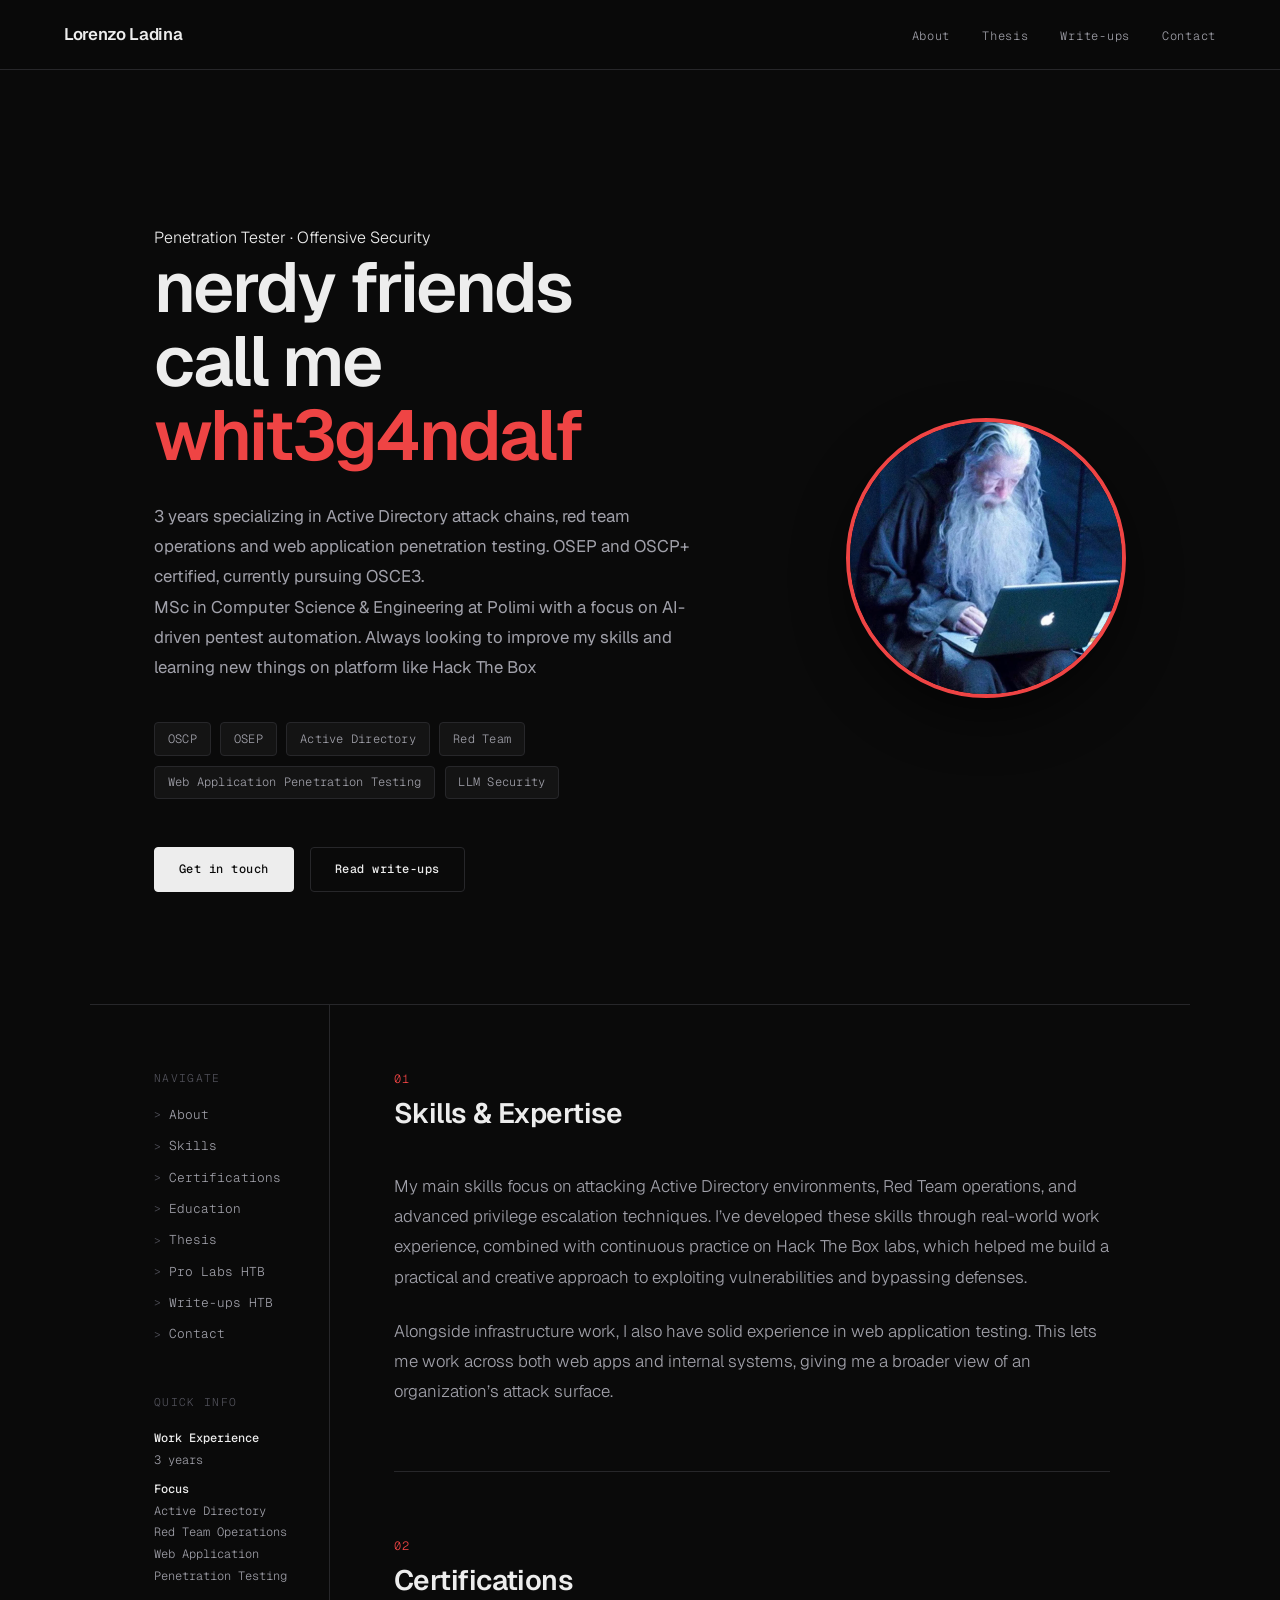
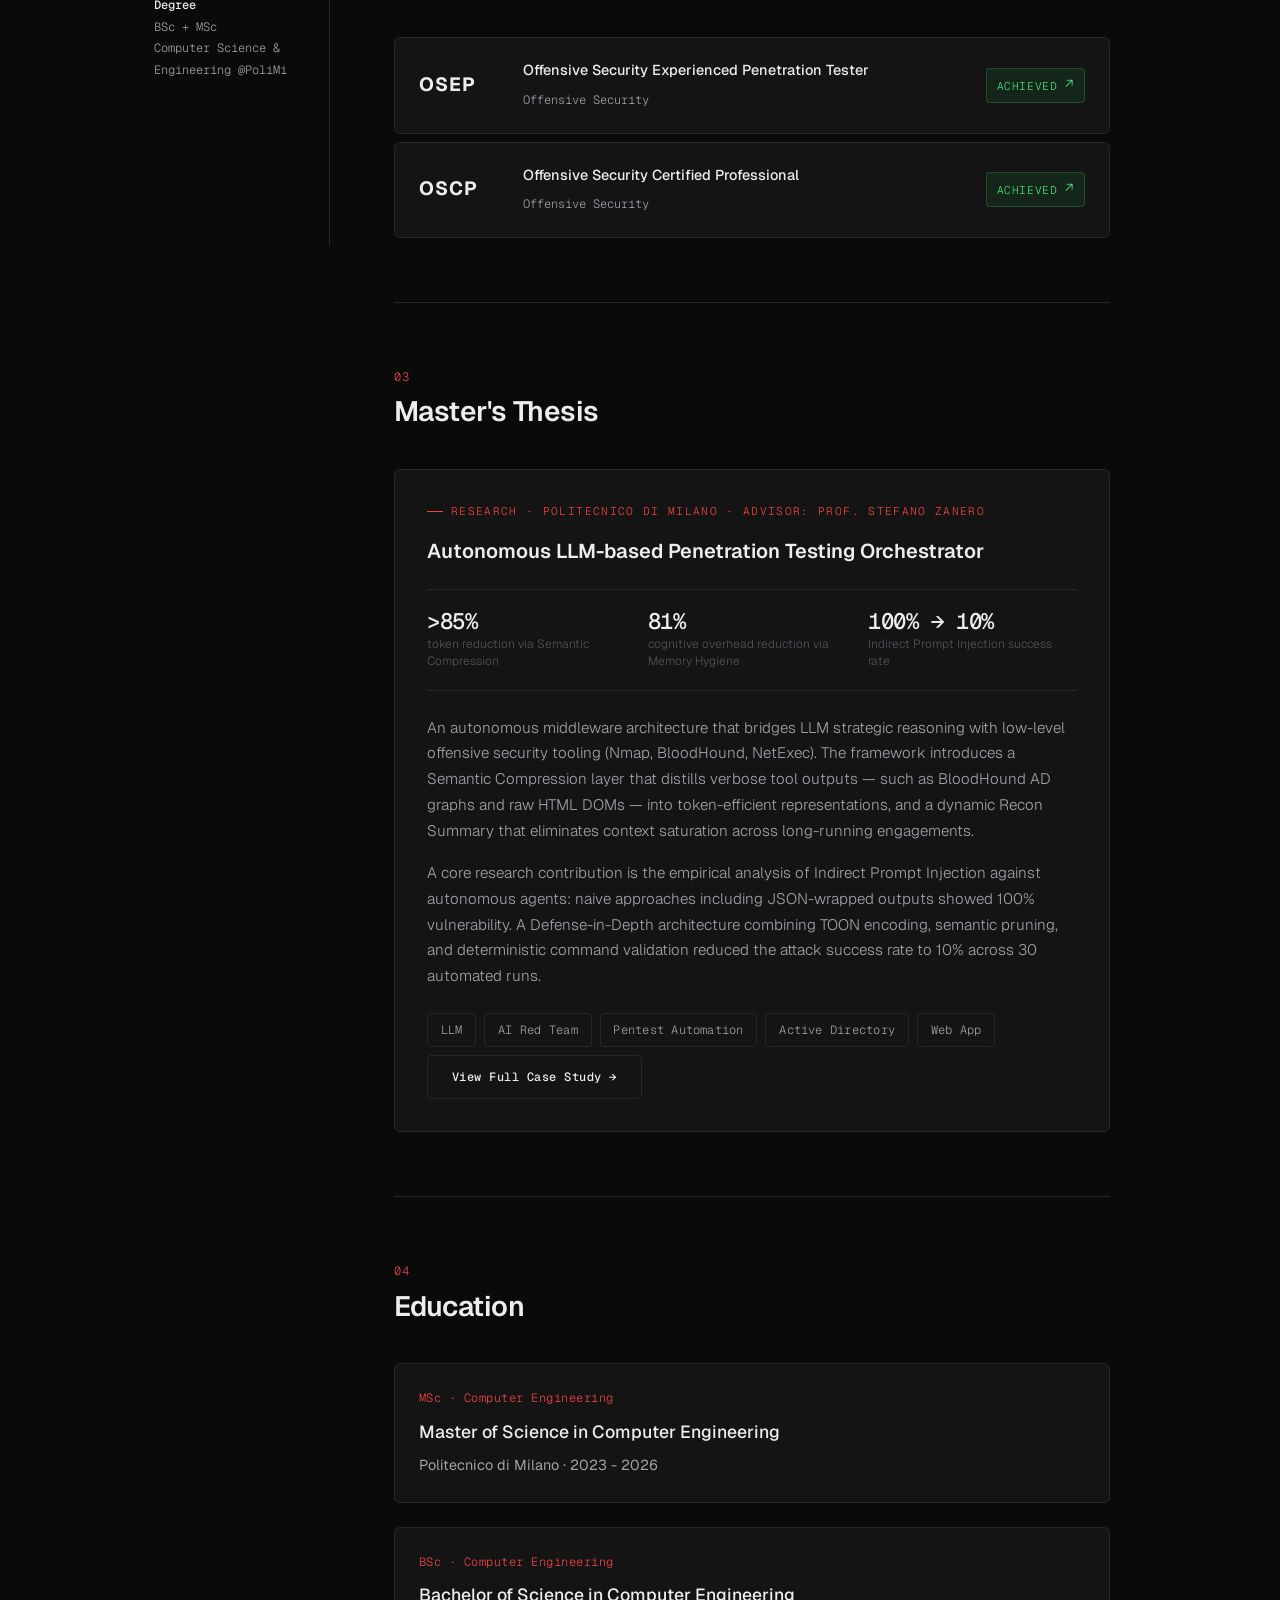
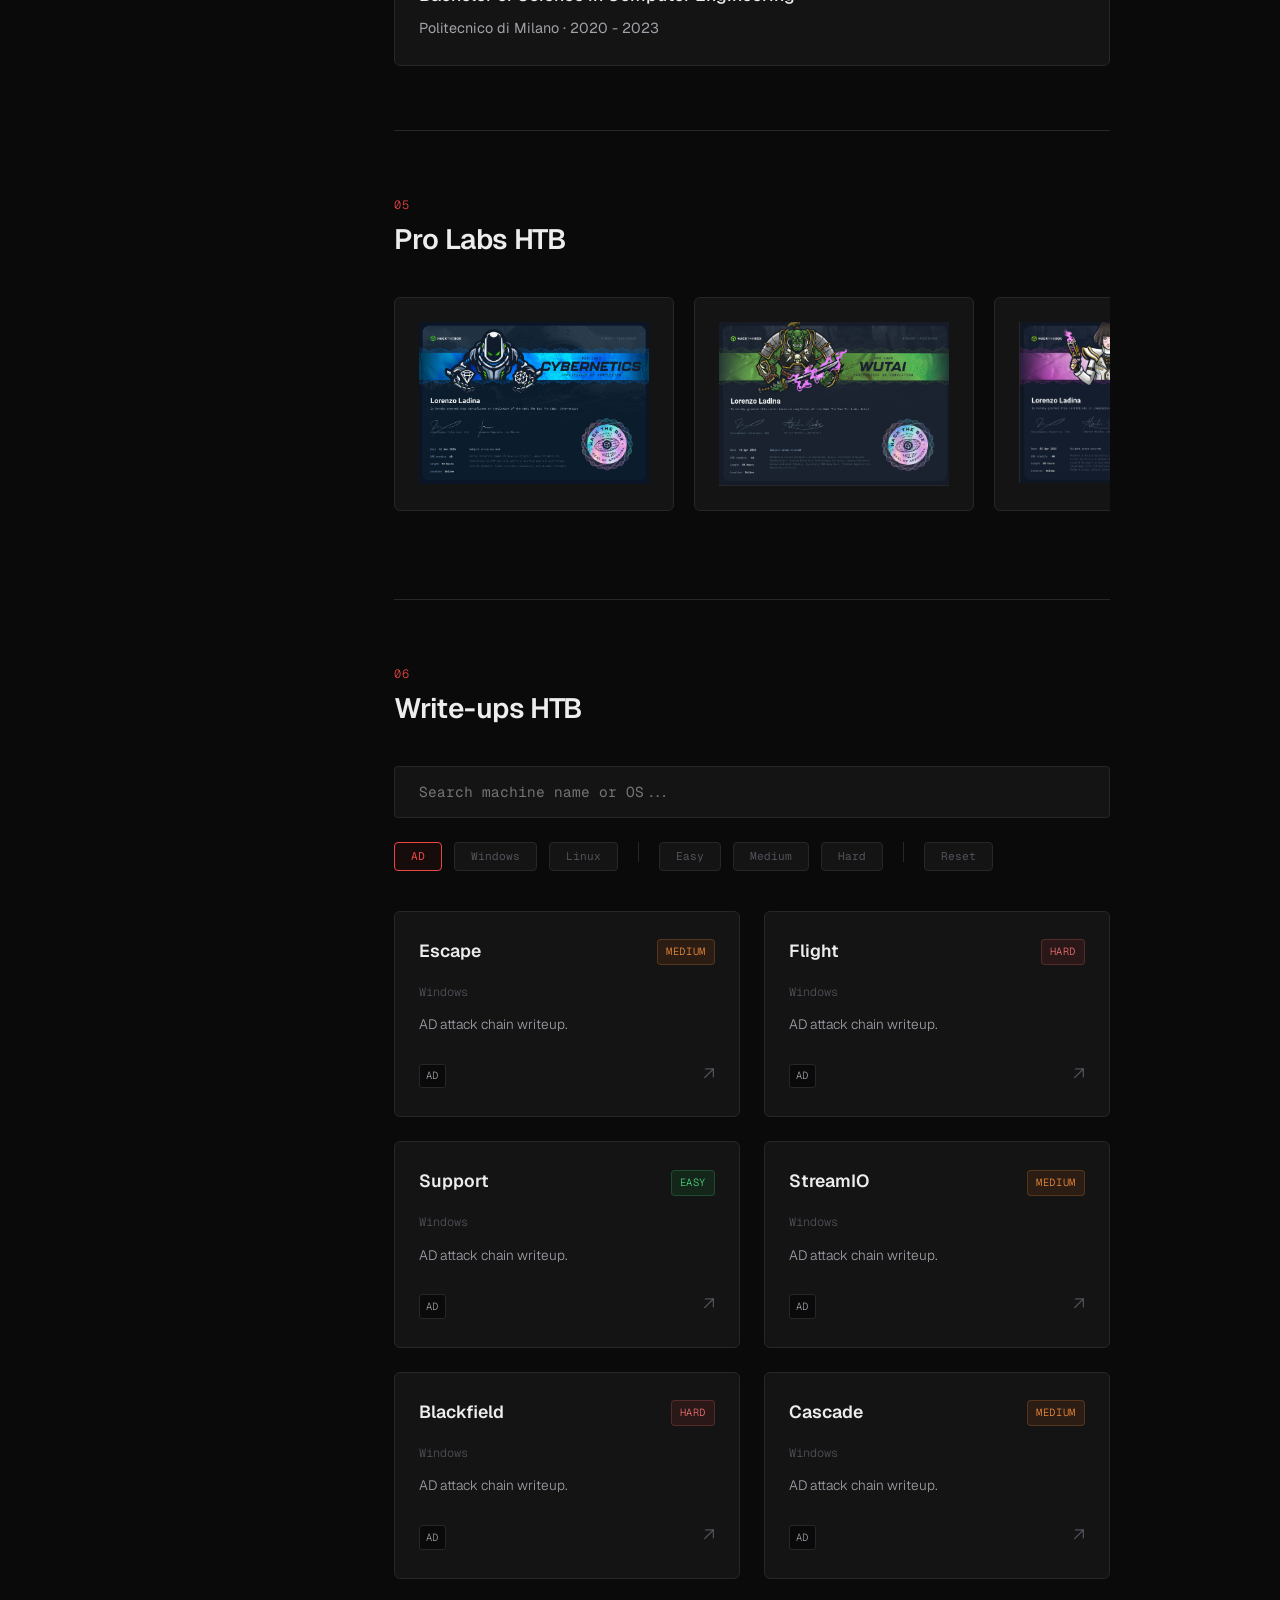
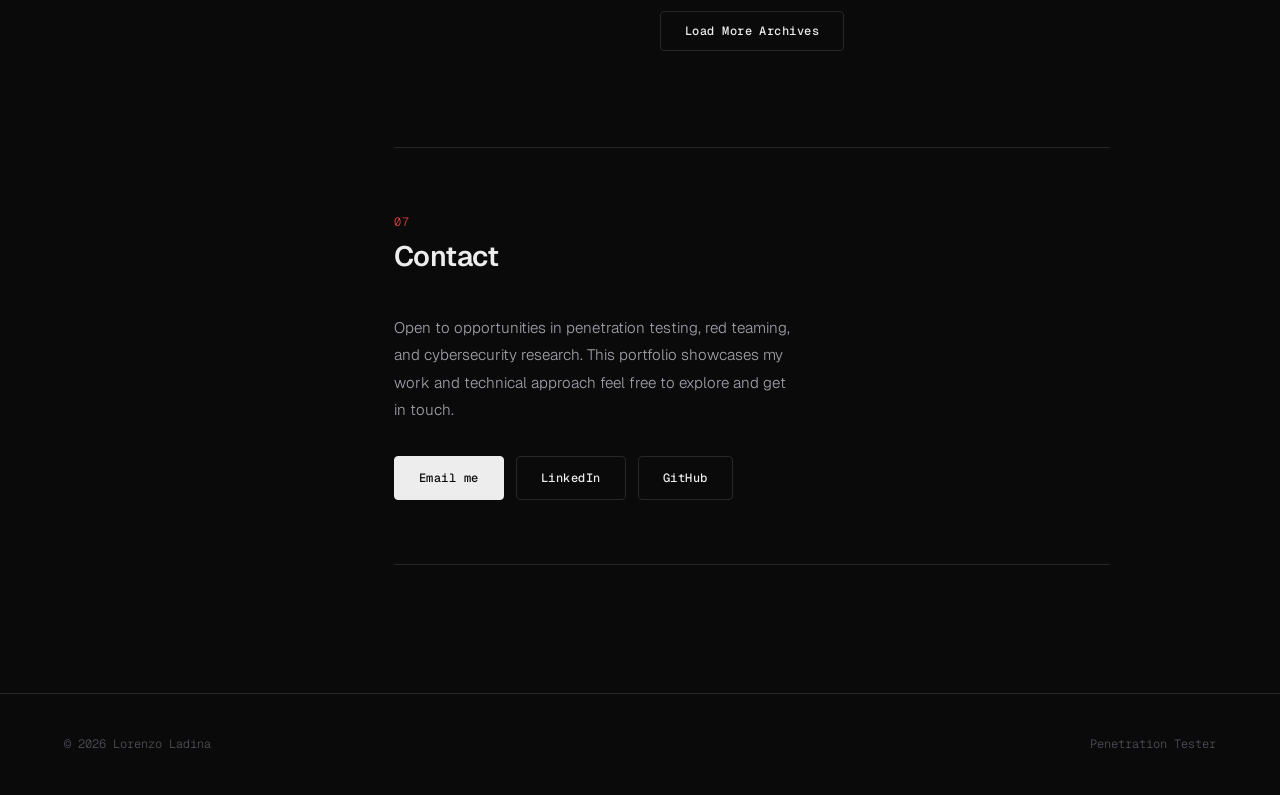
<file: index.html>
<!DOCTYPE html>
<html lang="en">
<head>
  <meta charset="UTF-8" />
  <meta name="viewport" content="width=device-width, initial-scale=1.0" />
  <title>Lorenzo Ladina - Portfolio</title>
  <link rel="preconnect" href="https://fonts.googleapis.com" />
  <link rel="preconnect" href="https://fonts.gstatic.com" crossorigin />
  <link href="https://fonts.googleapis.com/css2?family=Geist+Mono:wght@300;400;500;600&family=Geist:wght@300;400;500;600;700&display=swap" rel="stylesheet" />
  <link rel="stylesheet" href="styles.css" />
</head>
<body>

  <nav>
    <div class="nav-name">Lorenzo Ladina</div>
    <ul class="nav-links">
      <li><a href="#about">About</a></li>
      <li><a href="#thesis">Thesis</a></li>
      <li><a href="#writeups">Write-ups</a></li>
      <li><a href="#contact">Contact</a></li>
    </ul>
  </nav>

  <div class="hero fade">
    
    <div class="hero-content">
      <div class="hero-eyebrow">Penetration Tester · Offensive Security</div>
      <h1>nerdy friends<br>call me<br><em>whit3g4ndalf</em></h1>
      <p class="hero-bio">
      3 years specializing in Active Directory attack chains, red team operations and web application penetration testing. OSEP and OSCP+ certified, currently pursuing OSCE3. <br> MSc in Computer Science & Engineering at Polimi with a focus on AI-driven pentest automation.  Always looking to improve my skills and learning new things on platform like Hack The Box
      </p>
      <div class="hero-pills">
        <span class="pill">OSCP</span>
        <span class="pill">OSEP</span>
        <span class="pill">Active Directory</span>
        <span class="pill">Red Team</span>
        <span class="pill">Web Application Penetration Testing</span>
        <span class="pill">LLM Security</span>
      </div>
      <div class="hero-links">
        <a href="#contact" class="btn">Get in touch</a>
        <a href="#writeups" class="btn btn-ghost">Read write-ups</a>
      </div>
    </div>

    <div class="hero-profile-pic-wrapper">
      <img src="img/ian-mckellen-gandalf-takes-a-break-on-his-macbook-pro.webp" alt="Your Profile" class="hero-profile-pic">
    </div>

  </div>
  
  <div class="main-grid" id="about">

    <aside class="sidebar">
      <div class="sidebar-section">
        <div class="sidebar-label">Navigate</div>
        <ul class="sidebar-nav">
          <li><a href="#about">About</a></li>
          <li><a href="#skills">Skills</a></li>
          <li><a href="#certs">Certifications</a></li>
          <li><a href="#education">Education</a></li>
          <li><a href="#thesis">Thesis</a></li>
          <li><a href="#prolabs">Pro Labs HTB</a></li>
          <li><a href="#writeups">Write-ups HTB</a></li>
          <li><a href="#contact">Contact</a></li>
        </ul>
      </div>
      <div class="sidebar-section">
        <div class="sidebar-label">Quick info</div>
        <div class="sidebar-meta">
          <strong>Work Experience</strong>
          <span>3 years</span>
          
          <strong>Focus</strong>
          <span>Active Directory</span>
          <span>Red Team Operations</span>
          <span>Web Application Penetration Testing</span>
          
          <strong>Degree</strong>
          <span>BSc + MSc</span>
          <span>Computer Science & Engineering @PoliMi</span>
        </div>
      </div>
    </aside>

    <div class="content">

      <section class="sec fade" id="skills">
        <div class="sec-header">
          <div class="sec-num">01</div>
          <h2 class="sec-title">Skills & Expertise</h2>
        </div>
        <div class="skills-text-block">
          <p>
            My main skills focus on attacking Active Directory environments, Red Team operations, and advanced privilege escalation techniques. I’ve developed these skills through real-world work experience, combined with continuous practice on Hack The Box labs, which helped me build a practical and creative approach to exploiting vulnerabilities and bypassing defenses.
          </p>
          <p>
            Alongside infrastructure work, I also have solid experience in web application testing. This lets me work across both web apps and internal systems, giving me a broader view of an organization’s attack surface.
          </p>
        </div>
      </section>

      <section class="sec fade" id="certs">
        <div class="sec-header">
          <div class="sec-num">02</div>
          <h2 class="sec-title">Certifications</h2>
        </div>
        <div class="certs-list">
          
          <a href="https://credentials.offsec.com/73bf08bb-b79d-48d7-af07-73e6d858afff#acc.IiadJOjU" class="cert-row">
            <div class="cert-code">OSEP</div>
            <div class="cert-info">
              <strong>Offensive Security Experienced Penetration Tester</strong>
              <span>Offensive Security</span>
            </div>
            <div class="cert-status done">Achieved <span style="font-size:0.9rem">↗</span></div>
          </a>
          <a href="https://credentials.offsec.com/cffac9f0-c813-4eba-a490-5c57ed9e7aa4" target="_blank" class="cert-row">
          <div class="cert-code">OSCP</div>
          <div class="cert-info">
            <strong>Offensive Security Certified Professional</strong>
            <span>Offensive Security</span>
          </div>
          <div class="cert-status done">Achieved <span style="font-size:0.9rem">↗</span></div>
        </a>
        </div>
      </section>

      <section class="sec fade" id="thesis">
        <div class="sec-header">
          <div class="sec-num">03</div>
          <h2 class="sec-title">Master's Thesis</h2>
        </div>
        <a href="thesis/thesis.html" class="thesis-card-link">
          <div class="thesis-card">
            <div class="thesis-label">Research &middot; Politecnico di Milano &middot; Advisor: Prof. Stefano Zanero</div>
            <h3>Autonomous LLM-based Penetration Testing Orchestrator</h3>

            <div class="thesis-metrics">
              <div class="thesis-metric">
                <span class="thesis-metric-value">&gt;85%</span>
                <span class="thesis-metric-label">token reduction via Semantic Compression</span>
              </div>
              <div class="thesis-metric">
                <span class="thesis-metric-value">81%</span>
                <span class="thesis-metric-label">cognitive overhead reduction via Memory Hygiene</span>
              </div>
              <div class="thesis-metric">
                <span class="thesis-metric-value">100% &rarr; 10%</span>
                <span class="thesis-metric-label">Indirect Prompt Injection success rate</span>
              </div>
            </div>

            <p>
              An autonomous middleware architecture that bridges LLM strategic reasoning with low-level offensive security tooling (Nmap, BloodHound, NetExec). The framework introduces a Semantic Compression layer that distills verbose tool outputs &mdash; such as BloodHound AD graphs and raw HTML DOMs &mdash; into token-efficient representations, and a dynamic Recon Summary that eliminates context saturation across long-running engagements.
            </p>
            <p>
              A core research contribution is the empirical analysis of Indirect Prompt Injection against autonomous agents: naive approaches including JSON-wrapped outputs showed 100% vulnerability. A Defense-in-Depth architecture combining TOON encoding, semantic pruning, and deterministic command validation reduced the attack success rate to 10% across 30 automated runs.
            </p>
            
            <div class="thesis-tags">
              <span class="pill">LLM</span>
              <span class="pill">AI Red Team</span>
              <span class="pill">Pentest Automation</span>
              <span class="pill">Active Directory</span>
              <span class="pill">Web App</span><br>
              <span class="btn btn-ghost">View Full Case Study →</span>
            </div>
          </div>
        </a>
      </section>

      <section class="sec fade" id="education">
        <div class="sec-header">
          <div class="sec-num">04</div>
          <h2 class="sec-title">Education</h2>
        </div>
        <div class="edu-list">
          <div class="edu-item">
            <div class="edu-meta">MSc · Computer Engineering</div>
            <h3>Master of Science in Computer Engineering</h3>
            <div class="edu-school">Politecnico di Milano · 2023 - 2026</div>
          </div>
          <div class="edu-item">
            <div class="edu-meta">BSc · Computer Engineering</div>
            <h3>Bachelor of Science in Computer Engineering</h3>
            <div class="edu-school">Politecnico di Milano · 2020 - 2023</div>
          </div>
        </div>
      </section>

      <section class="sec fade" id="prolabs">
        <div class="sec-header">
          <div class="sec-num">05</div>
          <h2 class="sec-title">Pro Labs HTB</h2>
        </div>
        
        <div class="pro-labs-grid">

          <div class="pro-lab-card" onclick="openModal(this)">
            <img src="img/cybernetics.png" alt="Cybernetics Pro Lab" class="pro-lab-logo" />
          </div>

          <div class="pro-lab-card" onclick="openModal(this)">
            <img src="img/wutai.png" alt="Wutai Pro Lab" class="pro-lab-logo" />
          </div>

          <div class="pro-lab-card" onclick="openModal(this)">
            <img src="img/shinra.png" alt="Shinra Pro Lab" class="pro-lab-logo" />
          </div>
          
          <div class="pro-lab-card" onclick="openModal(this)">
            <img src="img/ifrit.png" alt="Ifrit Pro Lab" class="pro-lab-logo" />
          </div>
          
          <div class="pro-lab-card" onclick="openModal(this)">
            <img src="img/offshore.png" alt="Offshore Pro Lab" class="pro-lab-logo" />
          </div>

          <div class="pro-lab-card" onclick="openModal(this)">
            <img src="img/rastalabs.png" alt="RastaLabs Pro Lab" class="pro-lab-logo" />
          </div>
          
          <div class="pro-lab-card" onclick="openModal(this)">
            <img src="img/zephyr.png" alt="Zephyr Pro Lab" class="pro-lab-logo" />
          </div>

          <div class="pro-lab-card" onclick="openModal(this)">
            <img src="img/dante.png" alt="Dante Pro Lab" class="pro-lab-logo" />
          </div>


        </div>
      </section>

      <section class="sec fade" id="writeups">
        <div class="sec-header">
          <div class="sec-num">06</div>
          <h2 class="sec-title">Write-ups HTB</h2>
        </div>

        <div class="wu-controls">
          <input type="text" id="wuSearch" class="wu-search" placeholder="Search machine name or OS...">
          
          <div class="wu-filters">
            <button class="filter-btn" onclick="toggleFilter('AD', 'os')">AD</button>
            <button class="filter-btn" onclick="toggleFilter('Windows', 'os')">Windows</button>
            <button class="filter-btn" onclick="toggleFilter('Linux', 'os')">Linux</button>
            
            <span style="border-left: 1px solid var(--border); margin: 0 0.5rem; height: 20px;"></span>
            
            <button class="filter-btn" onclick="toggleFilter('Easy', 'diff')">Easy</button>
            <button class="filter-btn" onclick="toggleFilter('Medium', 'diff')">Medium</button>
            <button class="filter-btn" onclick="toggleFilter('Hard', 'diff')">Hard</button>
            
            <span style="border-left: 1px solid var(--border); margin: 0 0.5rem; height: 20px;"></span>
            
            <button class="filter-btn" onclick="activeFilters.diff=null; activeFilters.os=null; updateFilterButtons(); renderWriteups();">Reset</button>
          </div>
        </div>
        
        <div class="writeups-grid" id="wuContainer"></div>
        <button id="loadMoreBtn" class="btn btn-ghost" style="margin: 2rem auto; display: none; align-items: center; gap: 0.5rem;" 
            onclick="renderWriteups(document.querySelector('.filter-btn.active').innerText, document.getElementById('wuSearch').value, true)">
            Load More Archives
        </button>
      </section>

      <section class="sec fade" id="contact">
        <div class="sec-header">
          <div class="sec-num">07</div>
          <h2 class="sec-title">Contact</h2>
        </div>
        <div class="contact-line">
          <p>
           Open to opportunities in penetration testing, red teaming, and cybersecurity research. This portfolio showcases my work and technical approach feel free to explore and get in touch.
          </p>
          <div style="display:flex; gap:0.75rem; flex-wrap:wrap;">
            <a href="mailto:lorenzoladina2001@gmail.com" class="btn">Email me</a>
            <a href="https://www.linkedin.com/in/lorenzo-ladina-85b204288/" target="_blank" class="btn btn-ghost">LinkedIn</a>
            <a href="https://github.com/LorenzoLadina" target="_blank" class="btn btn-ghost">GitHub</a>
          </div>
        </div>
      </section>

    <div id="imageModal" class="modal">
      <span class="close-modal">&times;</span>
      <img class="modal-content" id="imgFull">
      <div id="caption"></div>
    </div>

    </div></div><footer>
    <span>© 2026 Lorenzo Ladina</span>
    <span>Penetration Tester</span>
  </footer>

  <script src="writeups.js" defer></script>
  <script>
      document.addEventListener('DOMContentLoaded', () => {
         
          if (typeof activeFilters !== "undefined") {
              activeFilters.os = 'AD';
              updateFilterButtons();
              renderWriteups();
          }

          
          const searchInput = document.getElementById('wuSearch');
          if (searchInput) {
              searchInput.addEventListener('input', () => {
                  renderWriteups(); // La funzione ora legge internamente searchInput.value
              });
          }

          
          const fader = new IntersectionObserver(entries => {
              entries.forEach(e => { 
                  if (e.isIntersecting) e.target.classList.add('in'); 
              });
          }, { threshold: 0.08 });

          document.querySelectorAll('.fade').forEach(el => fader.observe(el));
      });
  </script>

  <script>
    const modal = document.getElementById("imageModal");
    const modalImg = document.getElementById("imgFull");
    const captionText = document.getElementById("caption");

    function openModal(element) {
      const img = element.querySelector('img');
      modal.style.display = "block";
      modalImg.src = img.src;
      captionText.innerHTML = img.alt;
    }

    // Chiudi cliccando sulla X
    document.querySelector(".close-modal").onclick = function() {
      modal.style.display = "none";
    }

    // Chiudi cliccando fuori dall'immagine
    window.onclick = function(event) {
      if (event.target == modal) {
        modal.style.display = "none";
      }
    }
  </script>
</body>
</html>
</file>
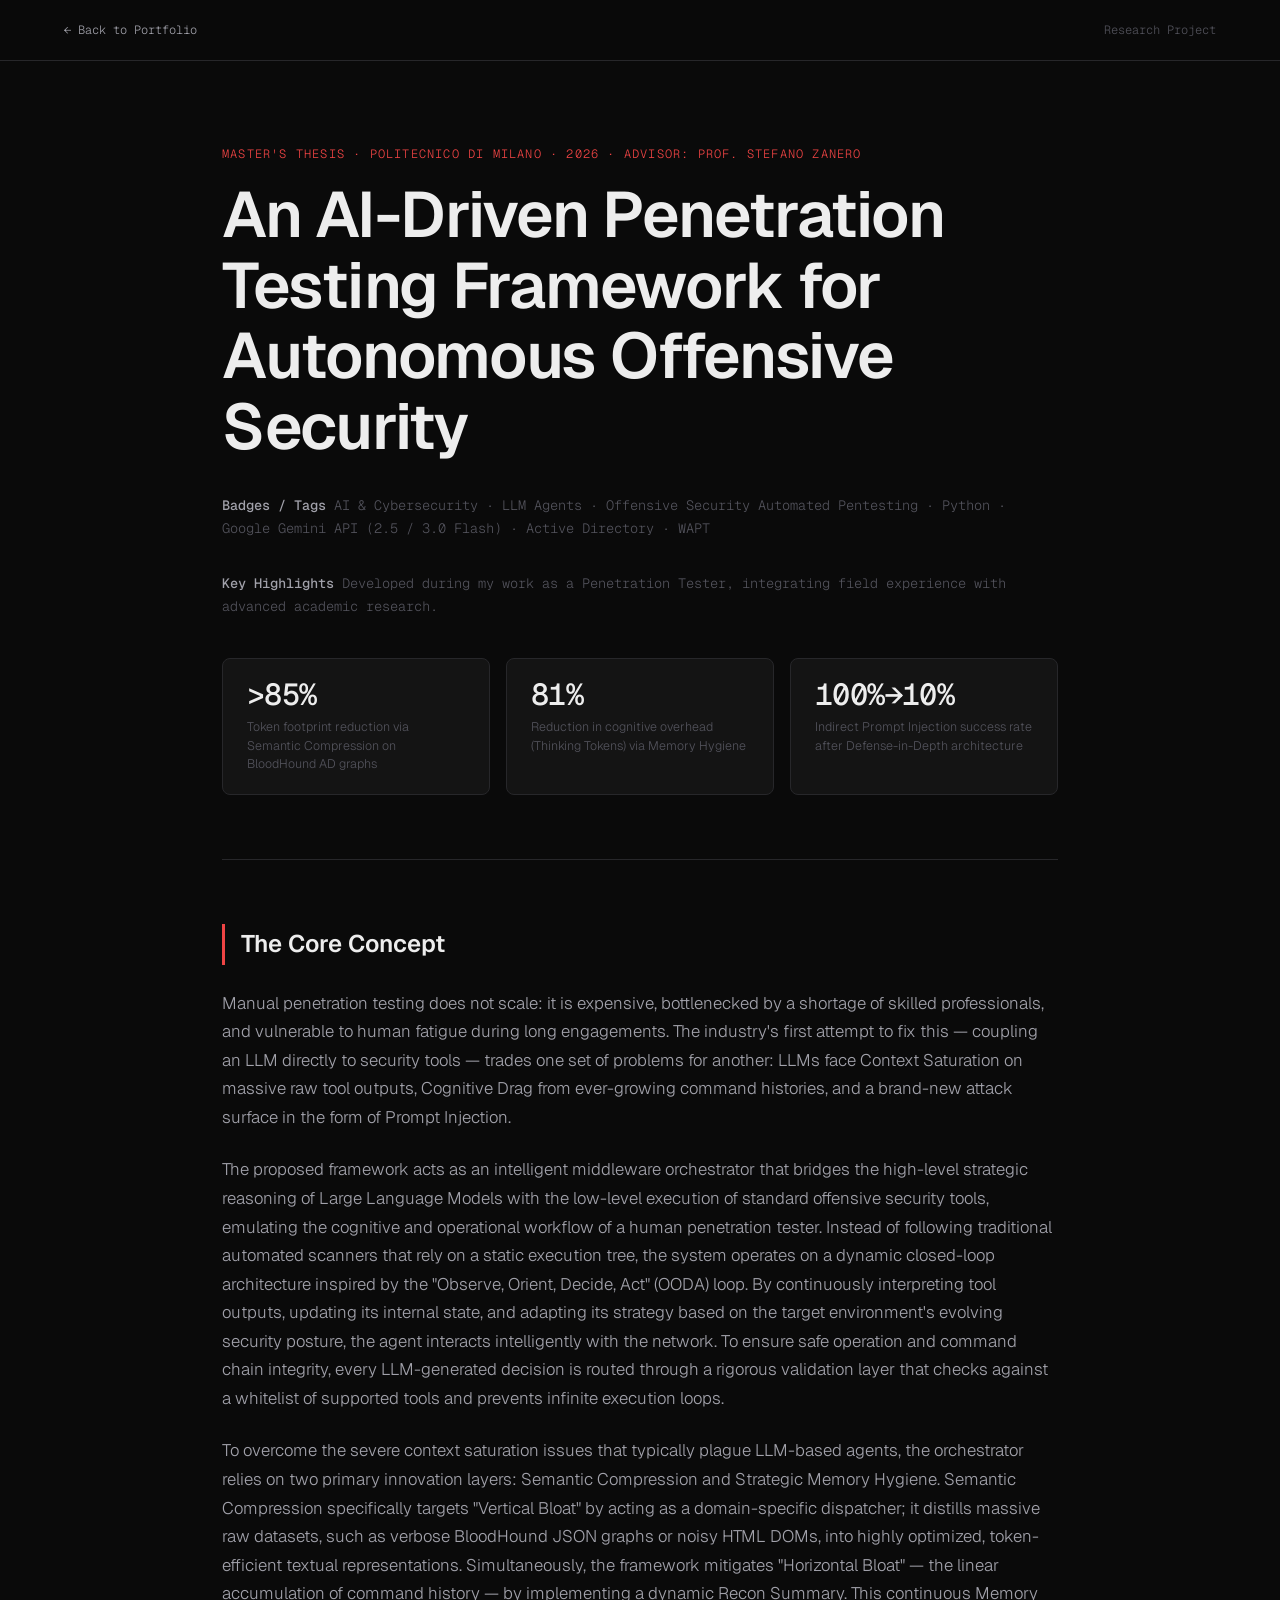
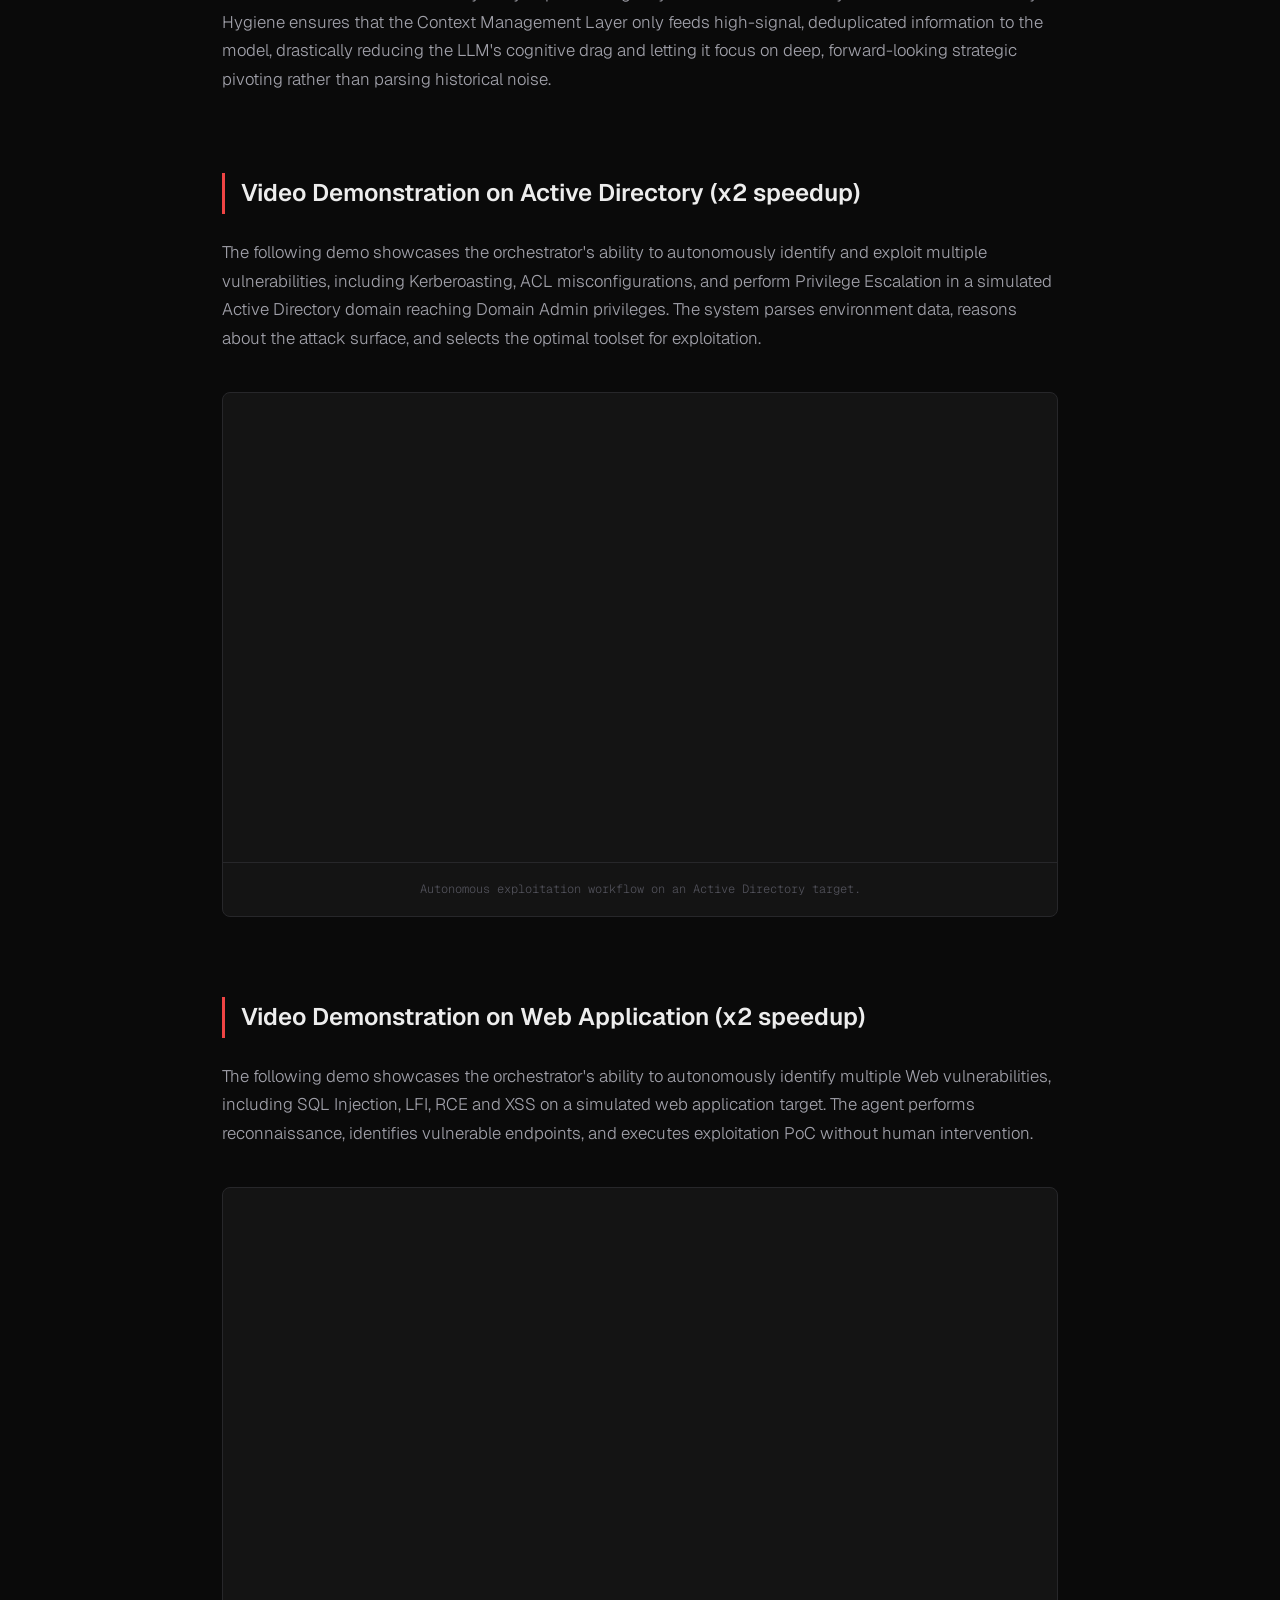
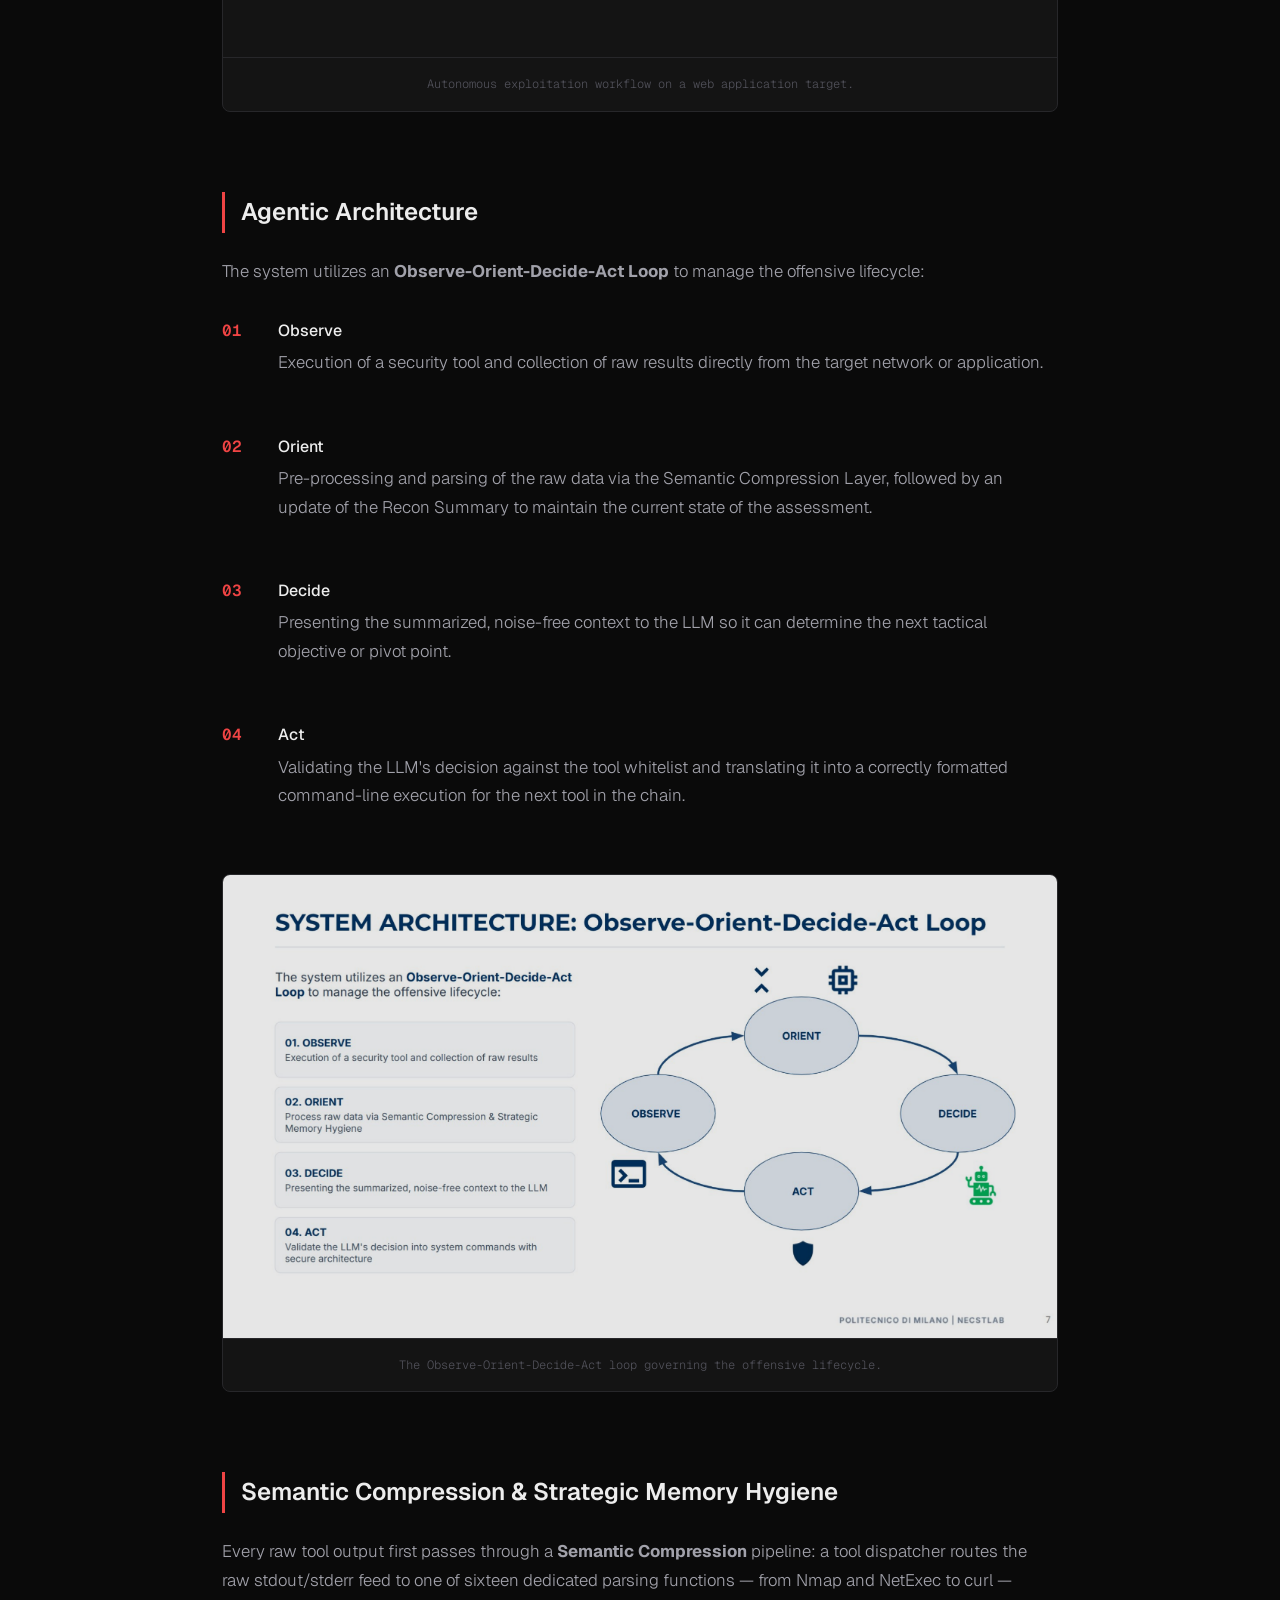
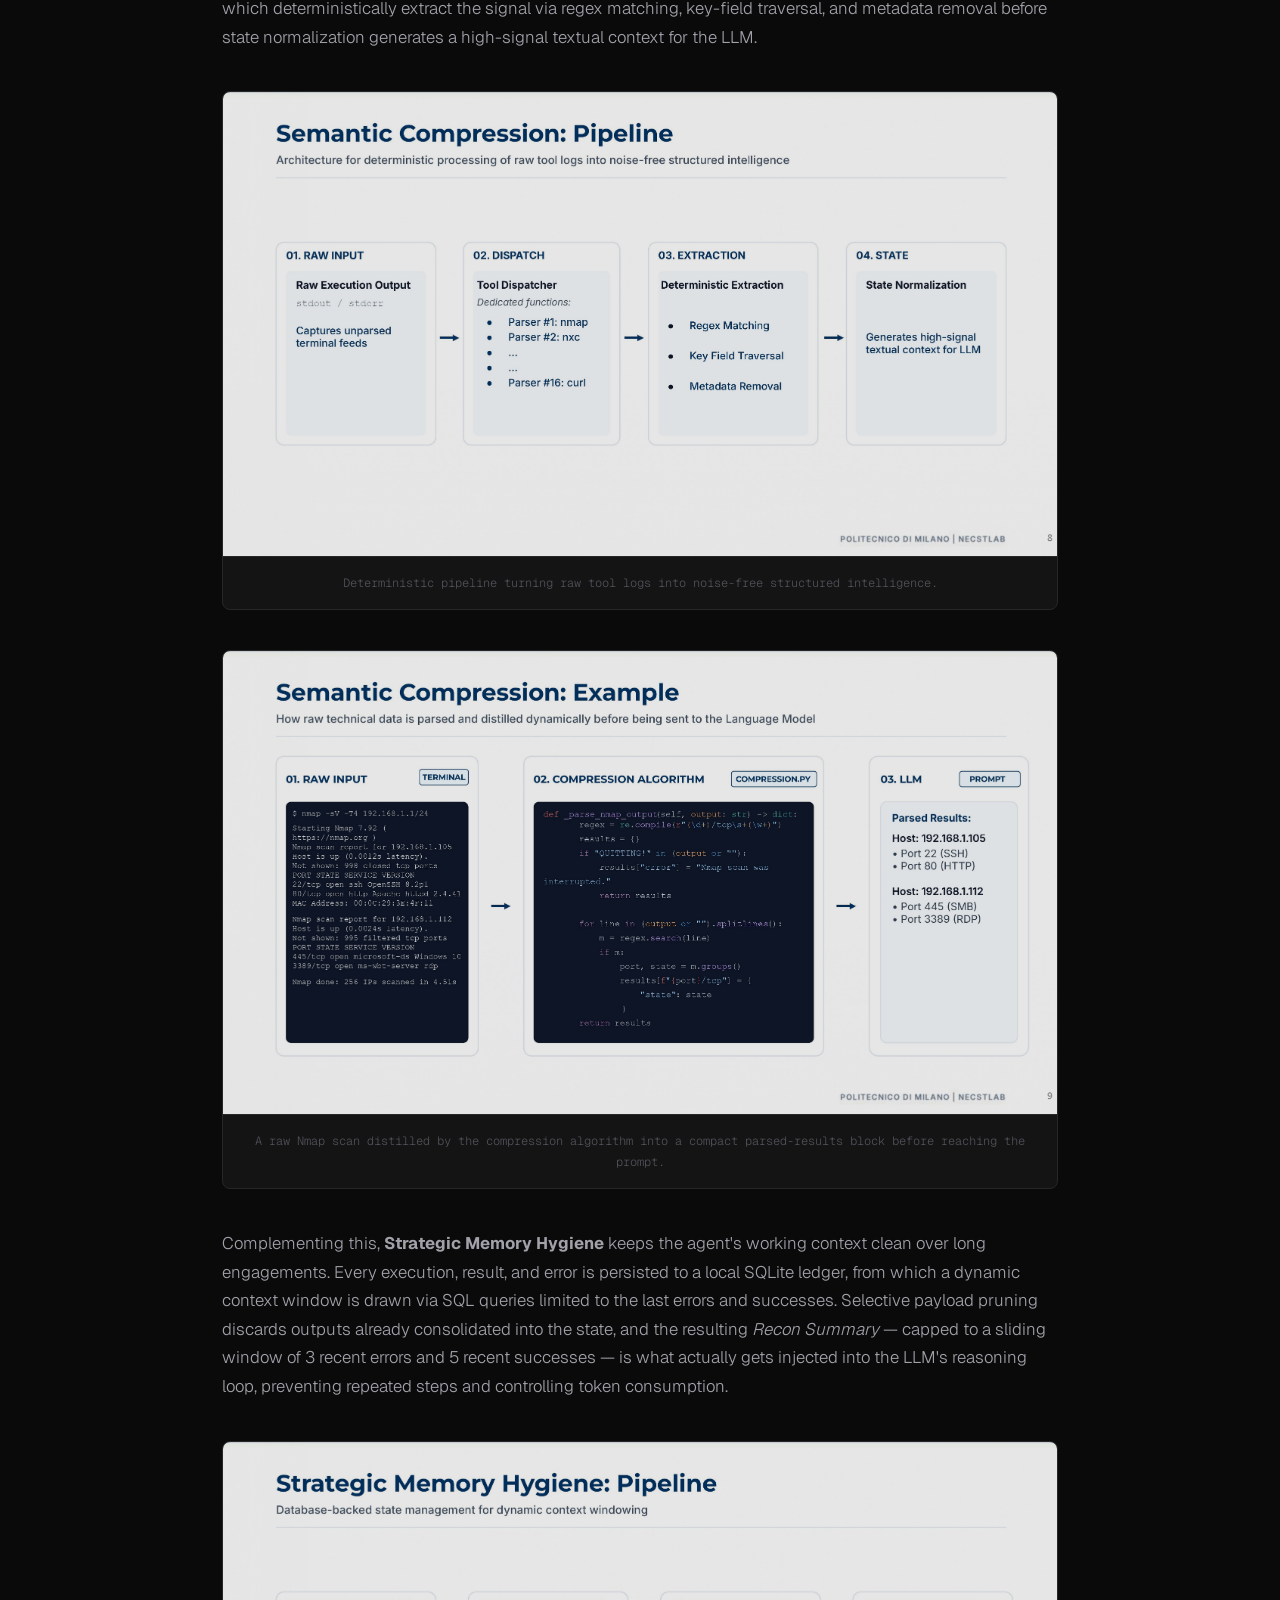
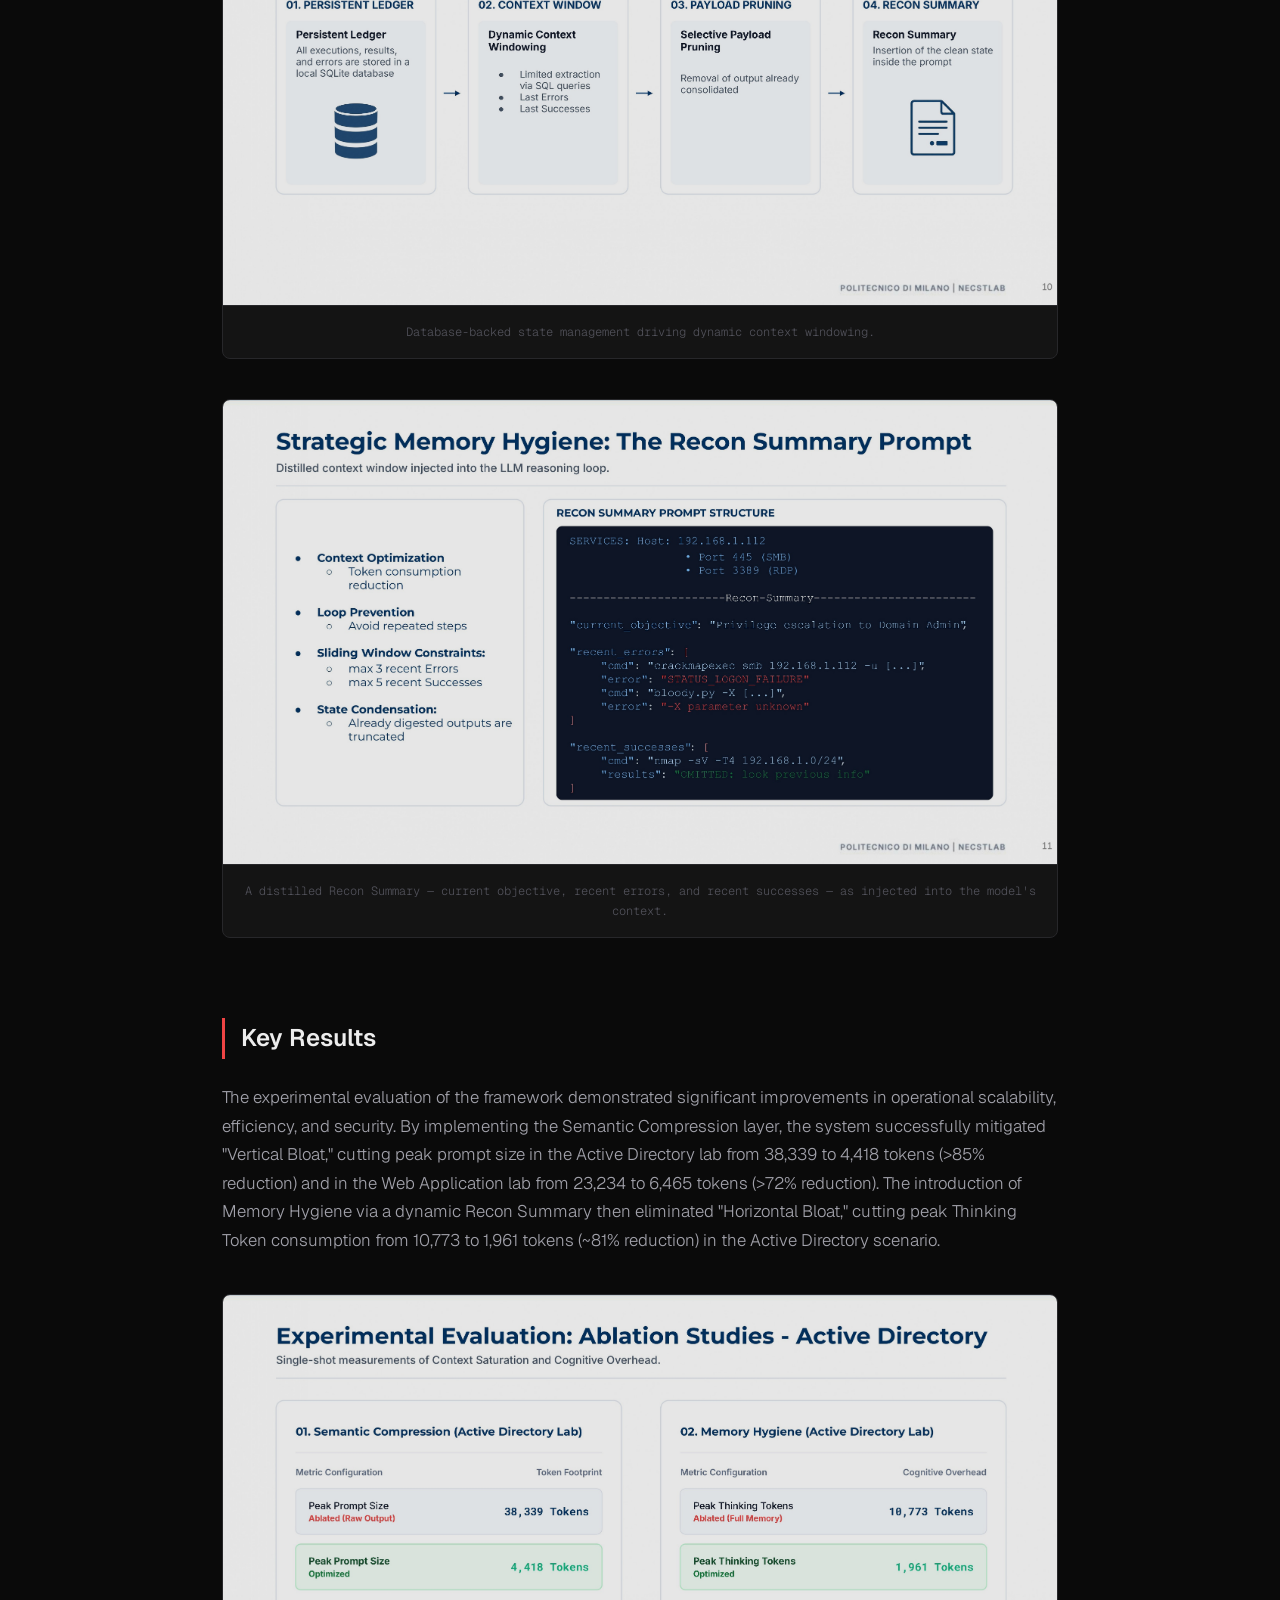
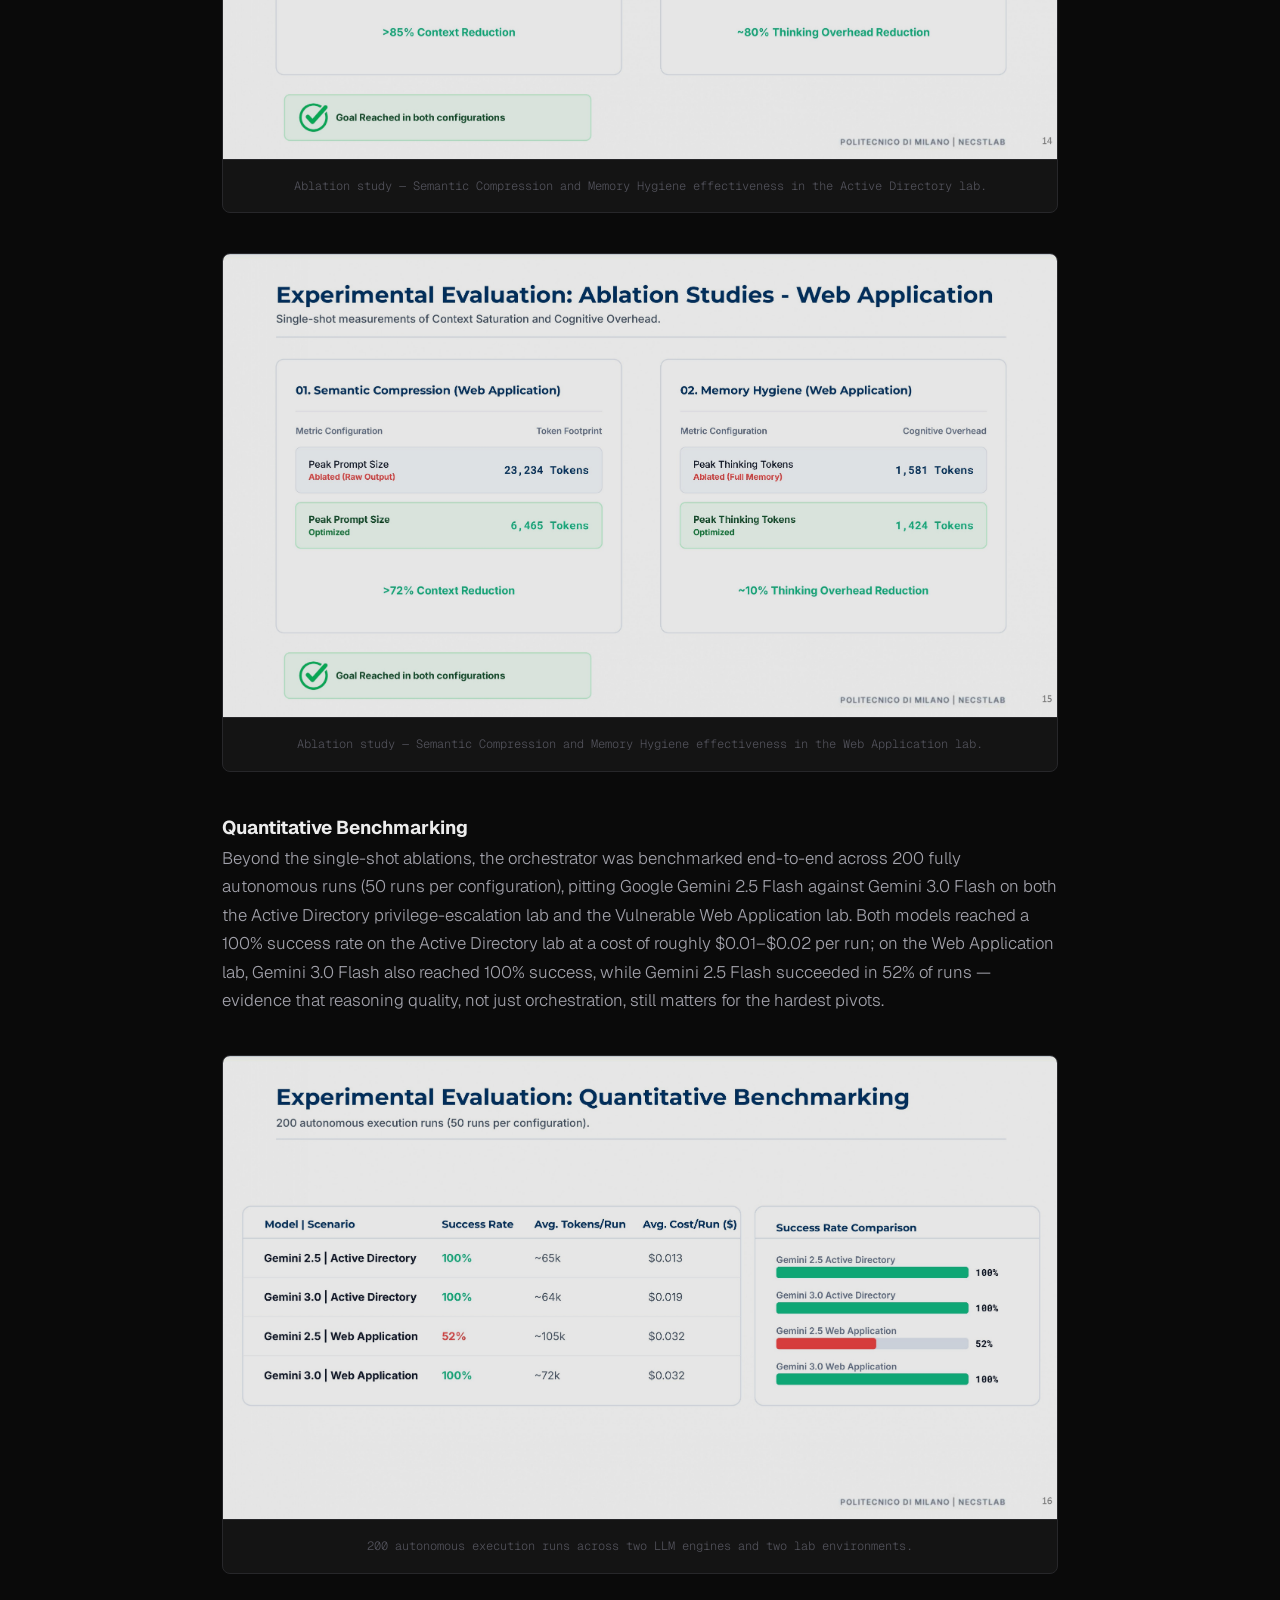
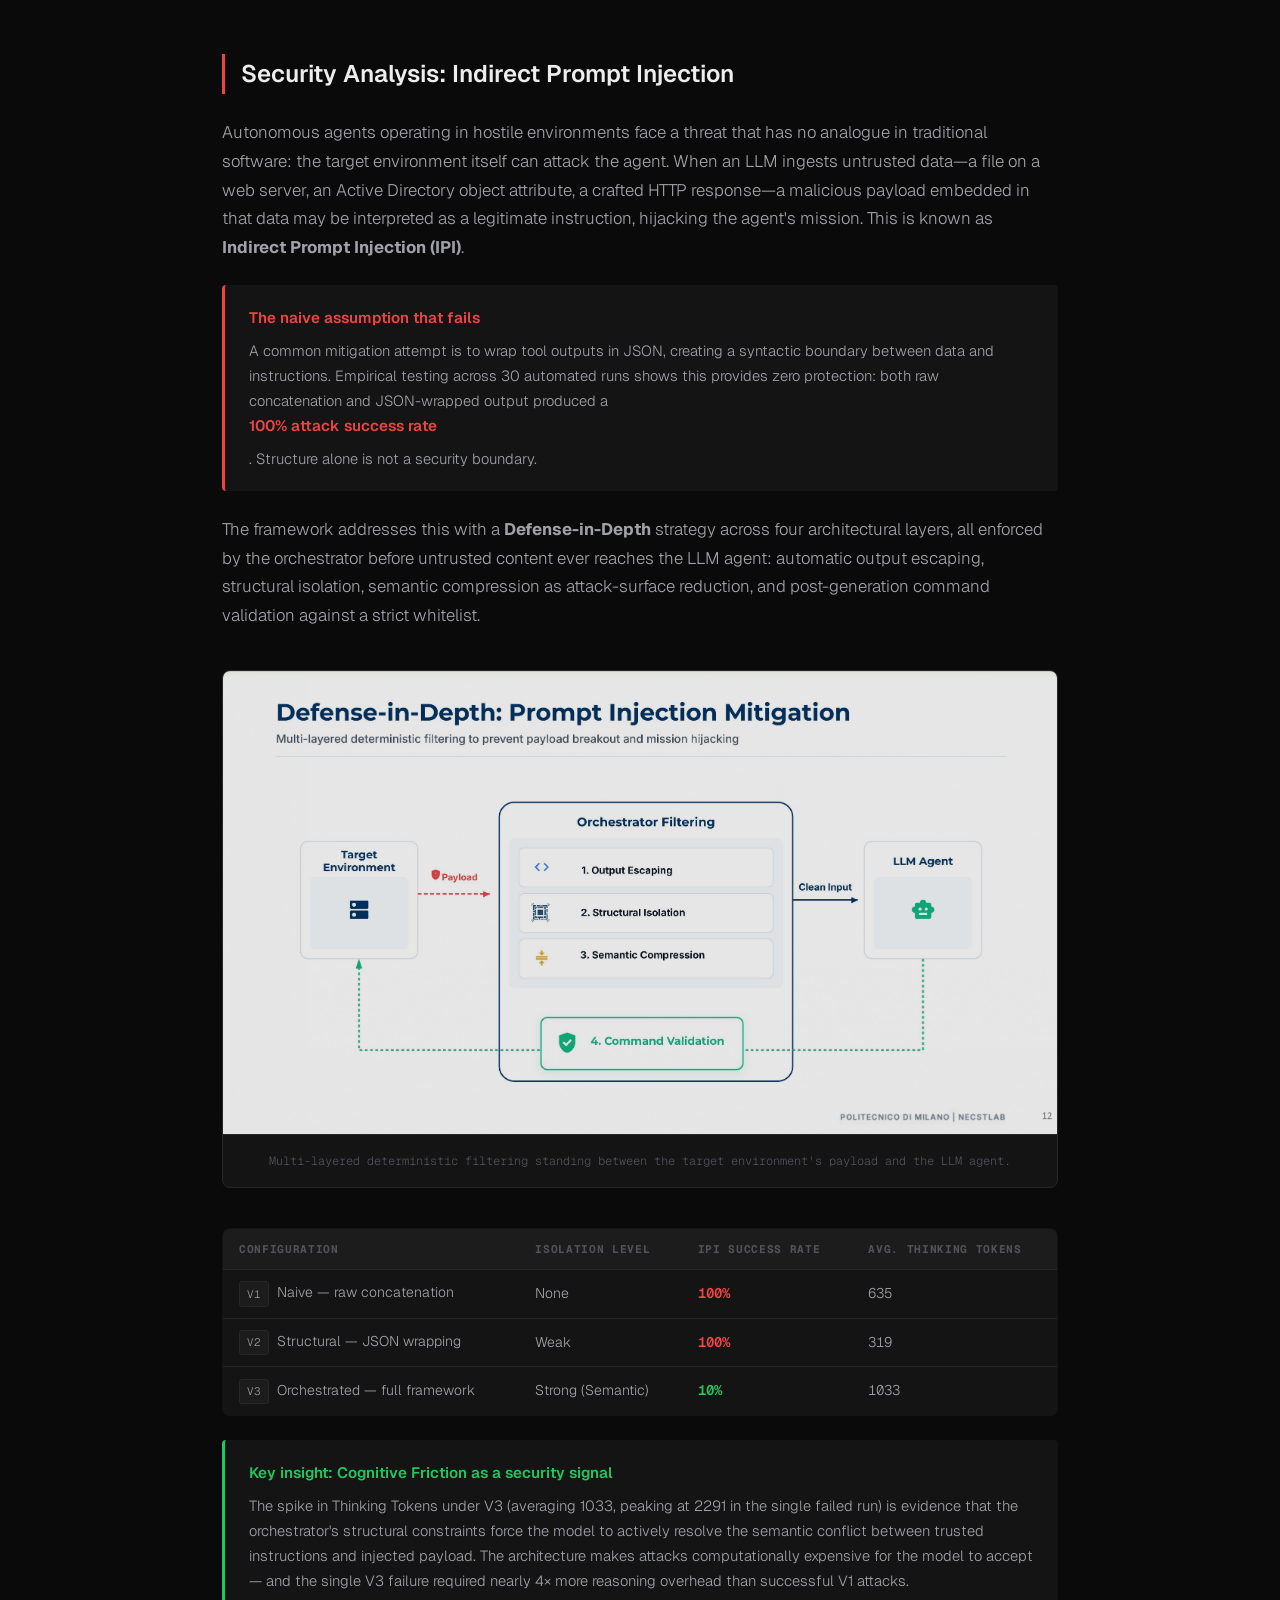
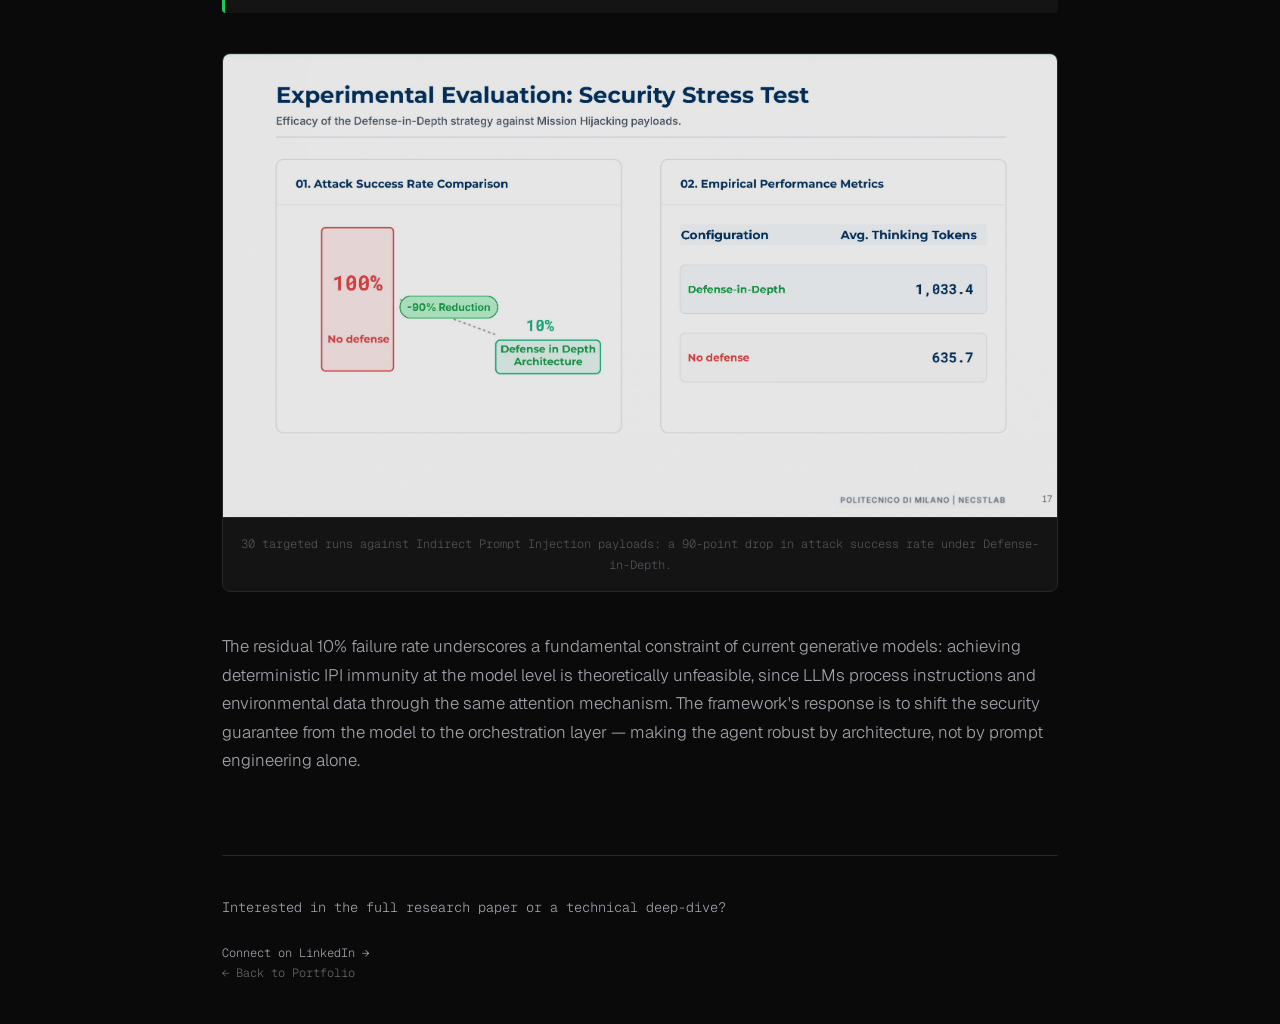
<file: thesis/thesis.html>
<!DOCTYPE html>
<html lang="en">
<head>
  <meta charset="UTF-8" />
  <meta name="viewport" content="width=device-width, initial-scale=1.0" />
  <title>Thesis Case Study — Autonomous LLM Pentest Orchestrator</title>
  <link rel="preconnect" href="https://fonts.googleapis.com" />
  <link rel="preconnect" href="https://fonts.gstatic.com" crossorigin />
  <link href="https://fonts.googleapis.com/css2?family=Geist+Mono:wght@300;400;500&family=Geist:wght@300;400;500;600;700&display=swap" rel="stylesheet" />
  <link rel="stylesheet" href="thesis_style.css" />
</head>
<body>

  <nav>
    <a href="../index.html" class="back-link">← Back to Portfolio</a>
    <div style="font-family: var(--mono); font-size: 0.75rem; color: var(--muted);">Research Project</div>
  </nav>

  <main class="container">
    <header class="hero">
      <span class="label">Master's Thesis · Politecnico di Milano · 2026 · Advisor: Prof. Stefano Zanero</span>
      <h1>An AI-Driven Penetration Testing Framework for Autonomous Offensive Security</h1>
      <div class="meta">
        <span><strong>Badges / Tags</strong> AI & Cybersecurity · LLM Agents ·  Offensive Security Automated Pentesting · Python · Google Gemini API (2.5 / 3.0 Flash) · Active Directory · WAPT</span>
        <span><strong>Key Highlights</strong> Developed during my work as a Penetration Tester, integrating field experience with advanced academic research.</span>
      </div>

      <!-- Key metrics — visible immediately on load -->
      <div class="stats-grid">
        <div class="stat-card">
          <div class="stat-value">&gt;85%</div>
          <div class="stat-label">Token footprint reduction via Semantic Compression on BloodHound AD graphs</div>
        </div>
        <div class="stat-card">
          <div class="stat-value">81%</div>
          <div class="stat-label">Reduction in cognitive overhead (Thinking Tokens) via Memory Hygiene</div>
        </div>
        <div class="stat-card">
          <div class="stat-value">100%→10%</div>
          <div class="stat-label">Indirect Prompt Injection success rate after Defense-in-Depth architecture</div>
        </div>
      </div>
    </header>

    <section id="concept">
      <h2>The Core Concept</h2>
      <p>
        Manual penetration testing does not scale: it is expensive, bottlenecked by a shortage of skilled professionals, and vulnerable to human fatigue during long engagements. The industry's first attempt to fix this — coupling an LLM directly to security tools — trades one set of problems for another: LLMs face Context Saturation on massive raw tool outputs, Cognitive Drag from ever-growing command histories, and a brand-new attack surface in the form of Prompt Injection.
      </p>
      <p>
        The proposed framework acts as an intelligent middleware orchestrator that bridges the high-level strategic reasoning of Large Language Models with the low-level execution of standard offensive security tools, emulating the cognitive and operational workflow of a human penetration tester. Instead of following traditional automated scanners that rely on a static execution tree, the system operates on a dynamic closed-loop architecture inspired by the "Observe, Orient, Decide, Act" (OODA) loop. By continuously interpreting tool outputs, updating its internal state, and adapting its strategy based on the target environment's evolving security posture, the agent interacts intelligently with the network. To ensure safe operation and command chain integrity, every LLM-generated decision is routed through a rigorous validation layer that checks against a whitelist of supported tools and prevents infinite execution loops.
      </p>
      <p>
        To overcome the severe context saturation issues that typically plague LLM-based agents, the orchestrator relies on two primary innovation layers: Semantic Compression and Strategic Memory Hygiene. Semantic Compression specifically targets "Vertical Bloat" by acting as a domain-specific dispatcher; it distills massive raw datasets, such as verbose BloodHound JSON graphs or noisy HTML DOMs, into highly optimized, token-efficient textual representations. Simultaneously, the framework mitigates "Horizontal Bloat" — the linear accumulation of command history — by implementing a dynamic Recon Summary. This continuous Memory Hygiene ensures that the Context Management Layer only feeds high-signal, deduplicated information to the model, drastically reducing the LLM's cognitive drag and letting it focus on deep, forward-looking strategic pivoting rather than parsing historical noise.
      </p>
    </section>

    <section id="demo-AD">
      <h2>Video Demonstration on Active Directory (x2 speedup)</h2>
      <p>
        The following demo showcases the orchestrator's ability to autonomously identify and exploit multiple vulnerabilities, including Kerberoasting, ACL misconfigurations, and perform Privilege Escalation in a simulated Active Directory domain reaching Domain Admin privileges. The system parses environment data, reasons about the attack surface, and selects the optimal toolset for exploitation.
      </p>
      <div class="media-box">
        <div class="video-container">
          <iframe
            src="https://player.vimeo.com/video/1183003839?badge=0&autopause=0&player_id=0&app_id=58479&title=0&byline=0&portrait=0"
            width="100%"
            height="450"
            frameborder="0"
            allow="autoplay; fullscreen; picture-in-picture"
            allowfullscreen>
          </iframe>
        </div>
        <div class="caption">Autonomous exploitation workflow on an Active Directory target.</div>
      </div>
    </section>

    <section id="demo-web">
      <h2>Video Demonstration on Web Application (x2 speedup)</h2>
      <p>
        The following demo showcases the orchestrator's ability to autonomously identify multiple Web vulnerabilities, including SQL Injection, LFI, RCE and XSS on a simulated web application target. The agent performs reconnaissance, identifies vulnerable endpoints, and executes exploitation PoC without human intervention.
      </p>
      <div class="media-box">
        <div class="video-container">
          <iframe
            src="https://player.vimeo.com/video/1183003863?badge=0&autopause=0&player_id=0&app_id=58479&title=0&byline=0&portrait=0"
            width="100%"
            height="450"
            frameborder="0"
            allow="autoplay; fullscreen; picture-in-picture"
            allowfullscreen>
          </iframe>
        </div>
        <div class="caption">Autonomous exploitation workflow on a web application target.</div>
      </div>
    </section>

    <section id="architecture">
      <h2>Agentic Architecture</h2>
      <p>The system utilizes an <strong>Observe-Orient-Decide-Act Loop</strong> to manage the offensive lifecycle:</p>

      <div class="steps">
        <div class="step">
          <div class="step-num">01</div>
          <div>
            <span class="step-title">Observe</span>
            <p>Execution of a security tool and collection of raw results directly from the target network or application.</p>
          </div>
        </div>
        <div class="step">
          <div class="step-num">02</div>
          <div>
            <span class="step-title">Orient</span>
            <p>Pre-processing and parsing of the raw data via the Semantic Compression Layer, followed by an update of the Recon Summary to maintain the current state of the assessment.</p>
          </div>
        </div>
        <div class="step">
          <div class="step-num">03</div>
          <div>
            <span class="step-title">Decide</span>
            <p>Presenting the summarized, noise-free context to the LLM so it can determine the next tactical objective or pivot point.</p>
          </div>
        </div>
        <div class="step">
          <div class="step-num">04</div>
          <div>
            <span class="step-title">Act</span>
            <p>Validating the LLM's decision against the tool whitelist and translating it into a correctly formatted command-line execution for the next tool in the chain.</p>
          </div>
        </div>
      </div>

      <div class="media-box">
        <img src="img/ooda-loop.png" alt="Observe-Orient-Decide-Act architecture diagram" style="width:100%; display:block; filter: brightness(0.9);">
        <div class="caption">The Observe-Orient-Decide-Act loop governing the offensive lifecycle.</div>
      </div>
    </section>

    <section id="pipeline">
      <h2>Semantic Compression &amp; Strategic Memory Hygiene</h2>
      <p>
        Every raw tool output first passes through a <strong>Semantic Compression</strong> pipeline: a tool dispatcher routes the raw stdout/stderr feed to one of sixteen dedicated parsing functions — from Nmap and NetExec to curl — which deterministically extract the signal via regex matching, key-field traversal, and metadata removal before state normalization generates a high-signal textual context for the LLM.
      </p>
      <div class="media-box">
        <img src="img/semantic-compression-pipeline.png" alt="Semantic compression pipeline diagram" style="width:100%; display:block; filter: brightness(0.9);">
        <div class="caption">Deterministic pipeline turning raw tool logs into noise-free structured intelligence.</div>
      </div>
      <div class="media-box">
        <img src="img/semantic-compression-example.png" alt="Semantic compression worked example on an Nmap scan" style="width:100%; display:block; filter: brightness(0.9);">
        <div class="caption">A raw Nmap scan distilled by the compression algorithm into a compact parsed-results block before reaching the prompt.</div>
      </div>
      <p>
        Complementing this, <strong>Strategic Memory Hygiene</strong> keeps the agent's working context clean over long engagements. Every execution, result, and error is persisted to a local SQLite ledger, from which a dynamic context window is drawn via SQL queries limited to the last errors and successes. Selective payload pruning discards outputs already consolidated into the state, and the resulting <em>Recon Summary</em> — capped to a sliding window of 3 recent errors and 5 recent successes — is what actually gets injected into the LLM's reasoning loop, preventing repeated steps and controlling token consumption.
      </p>
      <div class="media-box">
        <img src="img/memory-hygiene-pipeline.png" alt="Strategic memory hygiene pipeline diagram" style="width:100%; display:block; filter: brightness(0.9);">
        <div class="caption">Database-backed state management driving dynamic context windowing.</div>
      </div>
      <div class="media-box">
        <img src="img/recon-summary.png" alt="Example of a generated recon summary prompt" style="width:100%; display:block; filter: brightness(0.9);">
        <div class="caption">A distilled Recon Summary — current objective, recent errors, and recent successes — as injected into the model's context.</div>
      </div>
    </section>

    <section id="impact">
      <h2>Key Results</h2>
      <p>
        The experimental evaluation of the framework demonstrated significant improvements in operational scalability, efficiency, and security. By implementing the Semantic Compression layer, the system successfully mitigated "Vertical Bloat," cutting peak prompt size in the Active Directory lab from 38,339 to 4,418 tokens (&gt;85% reduction) and in the Web Application lab from 23,234 to 6,465 tokens (&gt;72% reduction). The introduction of Memory Hygiene via a dynamic Recon Summary then eliminated "Horizontal Bloat," cutting peak Thinking Token consumption from 10,773 to 1,961 tokens (~81% reduction) in the Active Directory scenario.
      </p>
      <div class="media-box">
        <img src="img/ablation-ad.png" alt="Ablation study results — Active Directory lab" style="width:100%; display:block; filter: brightness(0.9);">
        <div class="caption">Ablation study — Semantic Compression and Memory Hygiene effectiveness in the Active Directory lab.</div>
      </div>
      <div class="media-box">
        <img src="img/ablation-web.png" alt="Ablation study results — Web Application lab" style="width:100%; display:block; filter: brightness(0.9);">
        <div class="caption">Ablation study — Semantic Compression and Memory Hygiene effectiveness in the Web Application lab.</div>
      </div>

      <h3 style="margin-top: 2.5rem;">Quantitative Benchmarking</h3>
      <p>
        Beyond the single-shot ablations, the orchestrator was benchmarked end-to-end across 200 fully autonomous runs (50 runs per configuration), pitting Google Gemini 2.5 Flash against Gemini 3.0 Flash on both the Active Directory privilege-escalation lab and the Vulnerable Web Application lab. Both models reached a 100% success rate on the Active Directory lab at a cost of roughly $0.01–$0.02 per run; on the Web Application lab, Gemini 3.0 Flash also reached 100% success, while Gemini 2.5 Flash succeeded in 52% of runs — evidence that reasoning quality, not just orchestration, still matters for the hardest pivots.
      </p>
      <div class="media-box">
        <img src="img/benchmarking.png" alt="Quantitative benchmarking results table across 200 autonomous runs" style="width:100%; display:block; filter: brightness(0.9);">
        <div class="caption">200 autonomous execution runs across two LLM engines and two lab environments.</div>
      </div>
    </section>

    <!-- ── Indirect Prompt Injection section ── -->
    <section id="ipi">
      <h2>Security Analysis: Indirect Prompt Injection</h2>
      <p>
        Autonomous agents operating in hostile environments face a threat that has no analogue in traditional software: the target environment itself can attack the agent. When an LLM ingests untrusted data—a file on a web server, an Active Directory object attribute, a crafted HTTP response—a malicious payload embedded in that data may be interpreted as a legitimate instruction, hijacking the agent's mission. This is known as <strong>Indirect Prompt Injection (IPI)</strong>.
      </p>

      <div class="highlight-box danger">
        <strong>The naive assumption that fails</strong>
        <p>A common mitigation attempt is to wrap tool outputs in JSON, creating a syntactic boundary between data and instructions. Empirical testing across 30 automated runs shows this provides zero protection: both raw concatenation and JSON-wrapped output produced a <strong>100% attack success rate</strong>. Structure alone is not a security boundary.</p>
      </div>

      <p>
        The framework addresses this with a <strong>Defense-in-Depth</strong> strategy across four architectural layers, all enforced by the orchestrator before untrusted content ever reaches the LLM agent: automatic output escaping, structural isolation, semantic compression as attack-surface reduction, and post-generation command validation against a strict whitelist.
      </p>

      <div class="media-box">
        <img src="img/defense-in-depth.png" alt="Defense-in-depth prompt injection mitigation diagram" style="width:100%; display:block; filter: brightness(0.9);">
        <div class="caption">Multi-layered deterministic filtering standing between the target environment's payload and the LLM agent.</div>
      </div>

      <table class="ipi-table">
        <thead>
          <tr>
            <th>Configuration</th>
            <th>Isolation Level</th>
            <th>IPI Success Rate</th>
            <th>Avg. Thinking Tokens</th>
          </tr>
        </thead>
        <tbody>
          <tr>
            <td><span class="tag">V1</span>&nbsp; Naive — raw concatenation</td>
            <td>None</td>
            <td class="bad">100%</td>
            <td class="mono">635</td>
          </tr>
          <tr>
            <td><span class="tag">V2</span>&nbsp; Structural — JSON wrapping</td>
            <td>Weak</td>
            <td class="bad">100%</td>
            <td class="mono">319</td>
          </tr>
          <tr>
            <td><span class="tag">V3</span>&nbsp; Orchestrated — full framework</td>
            <td>Strong (Semantic)</td>
            <td class="good">10%</td>
            <td class="mono">1033</td>
          </tr>
        </tbody>
      </table>

      <div class="highlight-box success">
        <strong>Key insight: Cognitive Friction as a security signal</strong>
        <p>The spike in Thinking Tokens under V3 (averaging 1033, peaking at 2291 in the single failed run) is evidence that the orchestrator's structural constraints force the model to actively resolve the semantic conflict between trusted instructions and injected payload. The architecture makes attacks computationally expensive for the model to accept — and the single V3 failure required nearly 4× more reasoning overhead than successful V1 attacks.</p>
      </div>

      <div class="media-box">
        <img src="img/security-stress-test.png" alt="Security stress test results comparing undefended and defense-in-depth configurations" style="width:100%; display:block; filter: brightness(0.9);">
        <div class="caption">30 targeted runs against Indirect Prompt Injection payloads: a 90-point drop in attack success rate under Defense-in-Depth.</div>
      </div>

      <p>
        The residual 10% failure rate underscores a fundamental constraint of current generative models: achieving deterministic IPI immunity at the model level is theoretically unfeasible, since LLMs process instructions and environmental data through the same attention mechanism. The framework's response is to shift the security guarantee from the model to the orchestration layer — making the agent robust by architecture, not by prompt engineering alone.
      </p>
    </section>

    <footer>
      <p style="margin-bottom: 1.5rem;">Interested in the full research paper or a technical deep-dive?</p>
      <div style="display:flex; gap:1rem; flex-wrap:wrap; align-items:center;">
        <a href="https://www.linkedin.com/in/lorenzo-ladina-85b204288/" target="_blank" rel="noopener" class="back-link">Connect on LinkedIn →</a><br>
      </div>
      <a href="../index.html#contact" class="back-link" style="opacity:0.6;">← Back to Portfolio</a>
    </footer>
  </main>

</body>
</html>
</file>
<file: styles.css>
:root {
    /* Dark Theme Colors */
    --bg:      #0a0a0a;
    --bg2:     #141414;
    --ink:     #ededed;
    --ink2:    #a1a1aa;
    --muted:   #52525b;
    --accent:  #ef4444; 
    --border:  #27272a;
    
    /* Typography - Sans-serif focus */
    --mono:    'Geist Mono', 'Courier New', monospace;
    --sans:    'Geist', system-ui, sans-serif;
}

*, *::before, *::after { box-sizing: border-box; margin: 0; padding: 0; }
html { scroll-behavior: smooth; }

body {
    background: var(--bg);
    color: var(--ink);
    font-family: var(--sans);
    font-size: 16px;
    line-height: 1.7;
    font-weight: 300;
}

::-webkit-scrollbar { width: 6px; }
::-webkit-scrollbar-track { background: var(--bg); }
::-webkit-scrollbar-thumb { background: var(--border); border-radius: 4px; }
::-webkit-scrollbar-thumb:hover { background: var(--muted); }

a { color: inherit; text-decoration: none; }

/* ── NAV ── */
nav {
    position: fixed; top: 0; left: 0; right: 0;
    z-index: 100;
    display: flex; align-items: center; justify-content: space-between;
    padding: 1.25rem 4rem;
    background: rgba(10, 10, 10, 0.85);
    backdrop-filter: blur(12px);
    border-bottom: 1px solid var(--border);
}
.nav-name {
    font-family: var(--sans);
    font-weight: 600;
    font-size: 1.05rem;
    color: var(--ink);
    letter-spacing: -0.02em;
}
.nav-links { display: flex; gap: 2rem; list-style: none; }
.nav-links a {
    font-family: var(--mono);
    font-size: 0.75rem;
    color: var(--ink2);
    letter-spacing: 0.06em;
    transition: color 0.2s;
}
.nav-links a:hover { color: var(--ink); }

/* ── HERO ── */
.hero {
    padding: 14rem 4rem 7rem;
    max-width: 1100px; 
    margin: 0 auto;
    display: flex;
    align-items: center;
    justify-content: space-between;
    gap: 4rem;
    border-bottom: 1px solid var(--border);
}

.hero-content {
    max-width: 650px;
}

.hero-profile-pic-wrapper {
    flex-shrink: 0;
    width: 280px; 
    height: 280px;
    border-radius: 50%;
    border: 4px solid var(--accent);
    overflow: hidden;
    box-shadow: 0 20px 50px rgba(0,0,0,0.5);
    display: flex;
    align-items: center;
    justify-content: center;
}

.hero-profile-pic {
    width: 100%;
    height: 100%;
    object-fit: cover;
}

.hero h1 {
    font-family: var(--sans);
    font-size: clamp(3rem, 5.5vw, 5.5rem);
    font-weight: 600;
    line-height: 1.05;
    letter-spacing: -0.03em;
    margin-bottom: 1.75rem;
    color: var(--ink);
}
.hero h1 em {
    font-style: normal;
    color: var(--accent);
}
.hero-bio {
    font-size: 1.05rem;
    color: var(--ink2);
    line-height: 1.8;
    max-width: 540px;
    margin-bottom: 2.5rem;
    font-weight: 400;
}
.hero-pills {
    display: flex; flex-wrap: wrap; gap: 0.6rem;
    margin-bottom: 3rem;
}
.pill {
    font-family: var(--mono);
    font-size: 0.75rem;
    padding: 0.35rem 0.8rem;
    background: var(--bg2);
    border: 1px solid var(--border);
    color: var(--ink2);
    letter-spacing: 0.02em;
    border-radius: 4px;
}
.pill.highlight {
    background: var(--ink);
    color: var(--bg);
    border-color: var(--ink);
    font-weight: 500;
}
.hero-links { display: flex; gap: 1rem; flex-wrap: wrap; }
.btn {
    font-family: var(--mono);
    font-size: 0.75rem;
    letter-spacing: 0.04em;
    padding: 0.7rem 1.5rem;
    border: 1px solid var(--ink);
    background: var(--ink);
    color: var(--bg);
    cursor: pointer;
    transition: all 0.2s;
    text-decoration: none;
    display: inline-block;
    border-radius: 4px;
    font-weight: 500;
}
.btn:hover { background: transparent; color: var(--ink); }
.btn-ghost {
    background: transparent;
    color: var(--ink);
    border-color: var(--border);
}
.btn-ghost:hover { border-color: var(--ink); background: var(--bg2); }


/* ── LAYOUT ── */
.main-grid {
    display: grid;
    grid-template-columns: 240px 1fr;
    max-width: 1100px;
    margin: 0 auto;
}

/* ── SIDEBAR ── */
.sidebar {
    border-right: 1px solid var(--border);
    padding: 4rem 2.5rem 4rem 4rem;
    position: sticky;
    top: 60px;
    height: calc(100vh - 60px);
    overflow-y: auto;
}
.sidebar-section { margin-bottom: 3rem; }
.sidebar-label {
    font-family: var(--mono);
    font-size: 0.7rem;
    color: var(--muted);
    letter-spacing: 0.12em;
    text-transform: uppercase;
    margin-bottom: 1rem;
}
.sidebar-nav { list-style: none; }
.sidebar-nav li { margin-bottom: 0.6rem; }
.sidebar-nav a {
    font-family: var(--mono);
    font-size: 0.8rem;
    color: var(--ink2);
    transition: color 0.2s;
    display: flex; align-items: center; gap: 0.5rem;
}
.sidebar-nav a:hover { color: var(--accent); }
.sidebar-nav a::before {
    content: '>';
    color: var(--muted);
    font-size: 0.7rem;
}
.sidebar-meta {
    font-family: var(--mono);
    font-size: 0.75rem;
    color: var(--ink2);
    line-height: 1.8;
}
.sidebar-meta span { display: block; }
.sidebar-meta strong { color: var(--ink); font-weight: 500; margin-top: 0.5rem; display: block; }
.sidebar-meta strong:first-child { margin-top: 0; }

/* ── CONTENT ── */
.content { padding: 4rem 5rem 4rem 4rem; overflow: hidden; }

/* ── SECTION ── */
.sec {
    padding-bottom: 4rem;
    margin-bottom: 4rem;
    border-bottom: 1px solid var(--border);
}
.sec:last-child { border-bottom: none; }
.sec-header { margin-bottom: 2.5rem; }
.sec-num {
    font-family: var(--mono);
    font-size: 0.75rem;
    color: var(--accent);
    letter-spacing: 0.1em;
    margin-bottom: 0.5rem;
}
.sec-title {
    font-family: var(--sans);
    font-size: 1.75rem;
    font-weight: 600;
    letter-spacing: -0.02em;
    line-height: 1.2;
    color: var(--ink);
}

/* ── SKILLS ── */
.skills-text-block {
    font-family: var(--sans);
    font-size: 1.05rem;
    color: var(--ink2);
    line-height: 1.8;
    max-width: 800px;
}
.skills-text-block p {
    margin-bottom: 1.5rem;
}
.skills-text-block p:last-child {
    margin-bottom: 0;
}
.skills-text-block strong {
    color: var(--ink);
    font-weight: 500;
}

/* ── CERTS ── */
.certs-list { display: flex; flex-direction: column; gap: 0.5rem; }
a.cert-row {
    display: grid;
    grid-template-columns: 80px 1fr auto;
    align-items: center;
    gap: 1.5rem;
    padding: 1.25rem 1.5rem;
    background: var(--bg2);
    border: 1px solid var(--border);
    border-radius: 6px;
    transition: background 0.2s, border-color 0.2s, transform 0.2s;
    text-decoration: none;
    color: inherit;
    cursor: pointer;
}
a.cert-row:hover { 
    background: var(--bg); 
    border-color: var(--muted); 
    transform: translateY(-2px);
}
.cert-code {
    font-family: var(--sans);
    font-size: 1.2rem;
    font-weight: 700;
    color: var(--ink);
    letter-spacing: 0.05em;
}
.cert-info strong {
    display: block;
    font-family: var(--sans);
    font-size: 0.9rem;
    font-weight: 500;
    color: var(--ink);
    margin-bottom: 0.15rem;
}
.cert-info span {
    font-family: var(--mono);
    font-size: 0.75rem;
    color: var(--ink2);
}
.cert-status {
    font-family: var(--mono);
    font-size: 0.7rem;
    letter-spacing: 0.05em;
    padding: 0.25rem 0.6rem;
    border-radius: 4px;
    text-transform: uppercase;
}
.cert-status.done { background: rgba(34, 197, 94, 0.1); color: #4ade80; border: 1px solid rgba(74, 222, 128, 0.2); }
.cert-status.wip  { background: rgba(234, 179, 8, 0.1); color: #facc15; border: 1px solid rgba(250, 204, 21, 0.2); }

.cert-link {
    font-family: var(--mono);
    font-size: 0.7rem;
    letter-spacing: 0.05em;
    padding: 0.25rem 0.6rem;
    border-radius: 4px;
    text-transform: uppercase;
}

/* ── EDUCATION ── */
.edu-list { display: flex; flex-direction: column; gap: 1.5rem; }
.edu-item {
    padding: 1.5rem;
    background: var(--bg2);
    border: 1px solid var(--border);
    border-radius: 6px;
}
.edu-meta {
    font-family: var(--mono);
    font-size: 0.75rem;
    color: var(--accent);
    letter-spacing: 0.04em;
    margin-bottom: 0.5rem;
}
.edu-item h3 {
    font-family: var(--sans);
    font-size: 1.1rem;
    font-weight: 500;
    color: var(--ink);
    margin-bottom: 0.4rem;
}
.edu-item .edu-school {
    font-family: var(--sans);
    font-size: 0.9rem;
    color: var(--ink2);
    font-weight: 400;
}

/* ── THESIS ── */
.thesis-card {
    border: 1px solid var(--border);
    background: var(--bg2);
    padding: 2rem;
    border-radius: 6px;
    transition: all 0.3s ease; 
}
.thesis-label {
    font-family: var(--mono);
    font-size: 0.7rem;
    color: var(--accent);
    letter-spacing: 0.12em;
    text-transform: uppercase;
    margin-bottom: 1rem;
    display: flex; align-items: center; gap: 0.5rem;
}
.thesis-label::before { content: ''; display: block; width: 16px; height: 1px; background: var(--accent); }
.thesis-card h3 {
    font-family: var(--sans);
    font-size: 1.25rem;
    font-weight: 600;
    line-height: 1.4;
    margin-bottom: 1rem;
    color: var(--ink);
}
.thesis-card p {
    font-size: 0.95rem;
    color: var(--ink2);
    line-height: 1.7;
    margin-bottom: 1rem;
}
.thesis-card p:last-child { margin-bottom: 0; }
.thesis-tags { display: flex; flex-wrap: wrap; gap: 0.5rem; margin-top: 1.5rem; }

.thesis-footer {
    display: flex; 
    justify-content: space-between; 
    align-items: center; 
    flex-wrap: wrap; 
    gap: 1rem; 
    margin-top: 1.5rem;
    border-top: 1px solid var(--border);
    padding-top: 1.5rem;
}

.thesis-card-link {
    text-decoration: none;
    color: inherit;
    display: block;
    transition: transform 0.2s ease;
}

.thesis-card-link:hover .thesis-card {
    background: var(--bg); 
    border-color: var(--muted);
    transform: translateY(-4px); 
    box-shadow: 0 10px 30px rgba(0, 0, 0, 0.4);
}

.thesis-card-link:hover h3 {
    color: var(--accent);
}

.thesis-card-link:hover .btn-fake {
    background: transparent;
    color: var(--ink);
}

/* ── THESIS METRICS ── */
.thesis-metrics {
    display: grid;
    grid-template-columns: repeat(3, 1fr);
    gap: 0.75rem;
    margin: 1.5rem 0;
    padding: 1.25rem 0;
    border-top: 1px solid var(--border);
    border-bottom: 1px solid var(--border);
}
.thesis-metric {
    display: flex;
    flex-direction: column;
    gap: 0.25rem;
}
.thesis-metric-value {
    font-family: var(--mono);
    font-size: 1.4rem;
    font-weight: 500;
    color: var(--ink);
    letter-spacing: -0.02em;
    line-height: 1;
}
.thesis-metric-label {
    font-size: 0.75rem;
    color: var(--muted);
    line-height: 1.4;
}
@media (max-width: 600px) {
    .thesis-metrics { grid-template-columns: 1fr; }
}

/* ── WRITEUPS COMMAND CENTER ── */
.wu-controls {
    display: flex;
    flex-direction: column;
    gap: 1.5rem;
    margin-bottom: 2.5rem;
}

.wu-search {
    width: 100%;
    background: var(--bg2);
    border: 1px solid var(--border);
    padding: 1rem 1.5rem;
    color: var(--ink);
    font-family: var(--mono);
    font-size: 0.9rem;
    outline: none;
    border-radius: 4px;
}
.wu-search:focus { border-color: var(--accent); }

.wu-filters {
    display: flex;
    gap: 0.75rem;
    flex-wrap: wrap;
}

.filter-btn {
    background: var(--bg2);
    border: 1px solid var(--border);
    color: var(--muted);
    padding: 0.4rem 1rem;
    font-family: var(--mono);
    font-size: 0.7rem;
    cursor: pointer;
    transition: all 0.2s;
    border-radius: 4px;
}
.filter-btn:hover, .filter-btn.active {
    border-color: var(--accent);
    color: var(--accent);
    background: rgba(239, 68, 68, 0.05);
}

.writeups-grid {
    display: grid;
    grid-template-columns: repeat(auto-fill, minmax(300px, 1fr));
    gap: 1.5rem;
    overflow-x: visible;
}

a.writeup-card {
    display: flex;
    flex-direction: column;
    flex: 0 0 320px;
    scroll-snap-align: start;
    background: var(--bg2);
    border: 1px solid var(--border);
    padding: 1.5rem;
    border-radius: 6px;
    transition: all 0.2s;
    text-decoration: none;
    color: inherit;
}

a.writeup-card:hover { 
    background: var(--bg); 
    border-color: var(--muted);
    transform: translateY(-2px);
}

.wu-top {
    display: flex; justify-content: space-between; align-items: flex-start;
    margin-bottom: 1rem;
}

.wu-header-left {
    display: flex; align-items: center; gap: 0.75rem;
}

.wu-logo {
    width: 40px; height: 40px;
    border-radius: 8px;
    object-fit: cover;
    background: var(--bg);
    border: 1px solid var(--border);
}

.wu-name {
    font-family: var(--sans);
    font-size: 1.1rem;
    font-weight: 600;
    color: var(--ink);
}

.wu-diff {
    font-family: var(--mono);
    font-size: 0.65rem;
    letter-spacing: 0.06em;
    padding: 0.2rem 0.5rem;
    border-radius: 4px;
    text-transform: uppercase;
    margin-top: 0.2rem;
}

.wu-diff.easy   { background: rgba(34, 197, 94, 0.1); color: #4ade80; border: 1px solid rgba(74, 222, 128, 0.2); }
.wu-diff.medium { background: rgba(249, 115, 22, 0.1); color: #fb923c; border: 1px solid rgba(251, 146, 60, 0.2); }
.wu-diff.hard   { background: rgba(239, 68, 68, 0.1); color: #f87171; border: 1px solid rgba(248, 113, 113, 0.2); }

.wu-os {
    font-family: var(--mono);
    font-size: 0.75rem;
    color: var(--muted);
    margin-bottom: 0.75rem;
}

.wu-desc {
    font-size: 0.85rem;
    color: var(--ink2);
    line-height: 1.6;
    flex-grow: 1;
}

.wu-footer {
    margin-top: 1.5rem;
    display: flex; justify-content: space-between; align-items: center;
}

.wu-tags { display: flex; gap: 0.4rem; flex-wrap: wrap; }
.wu-tag {
    font-family: var(--mono);
    font-size: 0.65rem;
    padding: 0.15rem 0.4rem;
    background: var(--bg);
    border: 1px solid var(--border);
    color: var(--ink2);
    border-radius: 3px;
}

.wu-icon {
    color: var(--muted);
    font-size: 1.2rem;
    transition: color 0.2s;
}
a.writeup-card:hover .wu-icon { color: var(--accent); }

/* ── CONTACT ── */
.contact-line {
    display: flex; align-items: center; gap: 2rem; flex-wrap: wrap;
}
.contact-line p {
    font-size: 0.95rem;
    color: var(--ink2);
    line-height: 1.8;
    max-width: 400px;
}

/* ── FOOTER ── */
footer {
    border-top: 1px solid var(--border);
    padding: 2.5rem 4rem;
    display: flex; justify-content: space-between;
    font-family: var(--mono);
    font-size: 0.75rem;
    color: var(--muted);
}

/* ── FADE ── */
.fade { opacity: 0; transform: translateY(16px); transition: opacity 0.5s ease, transform 0.5s ease; }
.fade.in { opacity: 1; transform: none; }


/* ── PRO LABS (ORIZZONTALE) ── */
.pro-labs-grid {
    display: flex;
    gap: 1.25rem;
    overflow-x: auto;
    padding-bottom: 1.5rem; 
    scroll-snap-type: x mandatory;
    -webkit-overflow-scrolling: touch;
}

.pro-labs-grid::-webkit-scrollbar { height: 8px; }
.pro-labs-grid::-webkit-scrollbar-track { background: var(--bg2); border-radius: 4px; }
.pro-labs-grid::-webkit-scrollbar-thumb { background: var(--muted); border-radius: 4px; }
.pro-labs-grid::-webkit-scrollbar-thumb:hover { background: var(--ink2); }

.pro-lab-card {
    display: flex;
    flex-direction: column;
    flex: 0 0 280px; 
    scroll-snap-align: start;
    background: var(--bg2);
    border: 1px solid var(--border);
    padding: 1.5rem;
    border-radius: 6px;
    align-items: center; 
    text-align: center;
    cursor: pointer;
    transition: transform 0.3s ease, box-shadow 0.3s ease, border-color 0.3s ease;
}

.pro-lab-card:hover {
    transform: translateY(-6px);
    box-shadow: 0 10px 20px rgba(0, 0, 0, 0.4);
    border-color: var(--muted);
}

.pro-lab-logo-container {
    width: 110px;
    height: 110px;
    margin-bottom: 1.5rem;
    display: flex;
    align-items: center;
    justify-content: center;
}

.pro-lab-logo {
    max-width: 100%;
    max-height: 100%;
    object-fit: contain;
}

/* ── MODAL PRO LABS ── */
.modal {
    display: none; 
    position: fixed; 
    z-index: 1000; 
    padding-top: 100px;
    left: 0; top: 0;
    width: 100%; height: 100%;
    background-color: rgba(10, 10, 10, 0.95);
    backdrop-filter: blur(8px);
}

.modal-content {
    margin: auto;
    display: block;
    width: 80%;
    max-width: 700px;
    border: 1px solid var(--border);
    border-radius: 8px;
    animation: zoom 0.3s ease-out;
}

@keyframes zoom {
    from {transform: scale(0.7); opacity: 0}
    to {transform: scale(1); opacity: 1}
}

.close-modal {
    position: absolute;
    top: 40px; right: 60px;
    color: var(--ink);
    font-size: 40px;
    font-weight: bold;
    cursor: pointer;
}

.close-modal:hover { color: var(--accent); }

/* ── MEDIA QUERIES (Spostate alla fine) ── */
@media (max-width: 900px) {
    .hero {
        flex-direction: column-reverse; 
        text-align: center;
        padding: 9rem 1.5rem 4rem;
        gap: 2.5rem;
    }
    .hero-content {
        display: flex;
        flex-direction: column;
        align-items: center;
    }
    .hero-profile-pic-wrapper {
        width: 200px;
        height: 200px;
    }
    .hero-eyebrow::before { display: none; } 
}

@media (max-width: 800px) {
    nav { padding: 1rem 1.5rem; }
    .nav-links { display: none; }
    .hero { padding: 9rem 1.5rem 4rem; }
    .main-grid { grid-template-columns: 1fr; }
    .sidebar { position: static; height: auto; border-right: none; border-bottom: 1px solid var(--border); padding: 2rem 1.5rem; }
    .content { padding: 2rem 1.5rem; }
    .skill-row { grid-template-columns: 1fr; gap: 0.75rem; }
    footer { flex-direction: column; gap: 0.5rem; }
}
</file>
<file: thesis/thesis_style.css>
:root {
    --bg:      #0a0a0a;
    --bg2:     #141414;
    --bg3:     #1c1c1c;
    --ink:     #ededed;
    --ink2:    #a1a1aa;
    --muted:   #52525b;
    --accent:  #ef4444;
    --green:   #22c55e;
    --red:     #ef4444;
    --border:  #27272a;
    --sans:    'Geist', sans-serif;
    --mono:    'Geist Mono', monospace;
}

*, *::before, *::after { box-sizing: border-box; margin: 0; padding: 0; }
body { background: var(--bg); color: var(--ink); font-family: var(--sans); line-height: 1.7; font-weight: 300; padding-top: 80px; }

.container { max-width: 900px; margin: 0 auto; padding: 0 2rem; }

/* NAV */
nav { position: fixed; top: 0; left: 0; right: 0; z-index: 100; padding: 1.25rem 4rem; background: rgba(10, 10, 10, 0.85); backdrop-filter: blur(12px); border-bottom: 1px solid var(--border); display: flex; justify-content: space-between; align-items: center; }
.back-link { font-family: var(--mono); font-size: 0.75rem; color: var(--ink2); text-decoration: none; transition: color 0.2s; }
.back-link:hover { color: var(--ink); }

/* HERO */
.hero { padding: 4rem 0; border-bottom: 1px solid var(--border); margin-bottom: 4rem; }
.label { font-family: var(--mono); font-size: 0.75rem; color: var(--accent); text-transform: uppercase; letter-spacing: 0.1em; margin-bottom: 1rem; display: block; }
h1 { font-size: clamp(2.5rem, 5vw, 4rem); font-weight: 600; line-height: 1.1; letter-spacing: -0.02em; margin-bottom: 2rem; }
.meta { font-family: var(--mono); font-size: 0.85rem; color: var(--muted); display: flex; gap: 2rem; flex-wrap: wrap; }
.meta strong { color: var(--ink2); font-weight: 500; }

/* ── STATS CARDS ── */
.stats-grid {
  display: grid;
  grid-template-columns: repeat(3, 1fr);
  gap: 1rem;
  margin: 2.5rem 0 0;
}
@media (max-width: 640px) {
  .stats-grid { grid-template-columns: 1fr; }
}
.stat-card {
  background: var(--bg2);
  border: 1px solid var(--border);
  border-radius: 8px;
  padding: 1.25rem 1.5rem;
}
.stat-card .stat-value {
  font-family: var(--mono);
  font-size: 1.9rem;
  font-weight: 500;
  color: var(--ink);
  letter-spacing: -0.02em;
  line-height: 1;
  margin-bottom: 0.5rem;
}
.stat-card .stat-label {
  font-size: 0.78rem;
  color: var(--muted);
  line-height: 1.5;
}

/* CONTENT SECTIONS */
section { margin-bottom: 5rem; }
h2 { font-size: 1.5rem; font-weight: 600; margin-bottom: 1.5rem; color: var(--ink); border-left: 3px solid var(--accent); padding-left: 1rem; }
p { font-size: 1.05rem; color: var(--ink2); margin-bottom: 1.5rem; }

/* VIDEO & MEDIA */
.media-box { background: var(--bg2); border: 1px solid var(--border); border-radius: 8px; overflow: hidden; margin: 2.5rem 0; }
.video-container { position: relative; padding-bottom: 56.25%; height: 0; }
.video-container iframe, .video-container video { position: absolute; top: 0; left: 0; width: 100%; height: 100%; border: none; }
.caption { padding: 1rem; font-family: var(--mono); font-size: 0.75rem; color: var(--muted); text-align: center; border-top: 1px solid var(--border); }

/* ARCHITECTURE LIST */
.steps { list-style: none; margin: 2rem 0; }
.step { display: grid; grid-template-columns: 40px 1fr; gap: 1rem; margin-bottom: 2rem; }
.step-num { font-family: var(--mono); color: var(--accent); font-weight: 600; }
.step-title { font-weight: 500; color: var(--ink); display: block; margin-bottom: 0.25rem; }

/* ── IPI HIGHLIGHT BOXES ── */
.highlight-box {
  border-left: 3px solid;
  border-radius: 4px;
  padding: 1.25rem 1.5rem;
  margin: 1.5rem 0;
  background: var(--bg2);
}
.highlight-box.danger  { border-color: var(--red); }
.highlight-box.success { border-color: var(--green); }
.highlight-box strong {
  display: block;
  font-size: 0.95rem;
  font-weight: 600;
  margin-bottom: 0.45rem;
}
.highlight-box.danger  strong { color: var(--red); }
.highlight-box.success strong { color: var(--green); }
.highlight-box p {
  margin: 0;
  font-size: 0.92rem;
  color: var(--ink2);
}

/* ── IPI RESULTS TABLE ── */
.ipi-table {
  width: 100%;
  border-collapse: collapse;
  font-size: 0.875rem;
  margin: 1.5rem 0;
  background: var(--bg2);
  border: 1px solid var(--border);
  border-radius: 8px;
  overflow: hidden;
}
.ipi-table th {
  text-align: left;
  padding: 0.65rem 1rem;
  border-bottom: 1px solid var(--border);
  font-family: var(--mono);
  font-size: 0.7rem;
  color: var(--muted);
  text-transform: uppercase;
  letter-spacing: 0.06em;
  background: var(--bg3);
}
.ipi-table td {
  padding: 0.7rem 1rem;
  border-bottom: 1px solid var(--border);
  color: var(--ink2);
  vertical-align: middle;
}
.ipi-table tr:last-child td { border-bottom: none; }
.ipi-table .bad  { color: var(--red);   font-weight: 600; font-family: var(--mono); }
.ipi-table .good { color: var(--green); font-weight: 600; font-family: var(--mono); }
.ipi-table .mono { font-family: var(--mono); color: var(--ink2); }

/* inline code tag */
.tag {
  display: inline-block;
  font-family: var(--mono);
  font-size: 0.68rem;
  padding: 0.15rem 0.45rem;
  border-radius: 3px;
  background: var(--bg3);
  border: 1px solid var(--border);
  color: var(--ink2);
}

/* FOOTER */
footer {
  border-top: 1px solid var(--border);
  padding: 2.5rem 0;
  font-family: var(--mono);
  font-size: 0.75rem;
  color: var(--ink2);
}
footer p { font-size: 0.85rem; color: var(--ink2); }
footer a { transition: color 0.2s; }
footer a:hover { color: var(--accent); }

@media (max-width: 600px) { nav { padding: 1.25rem 2rem; } }
</file>
